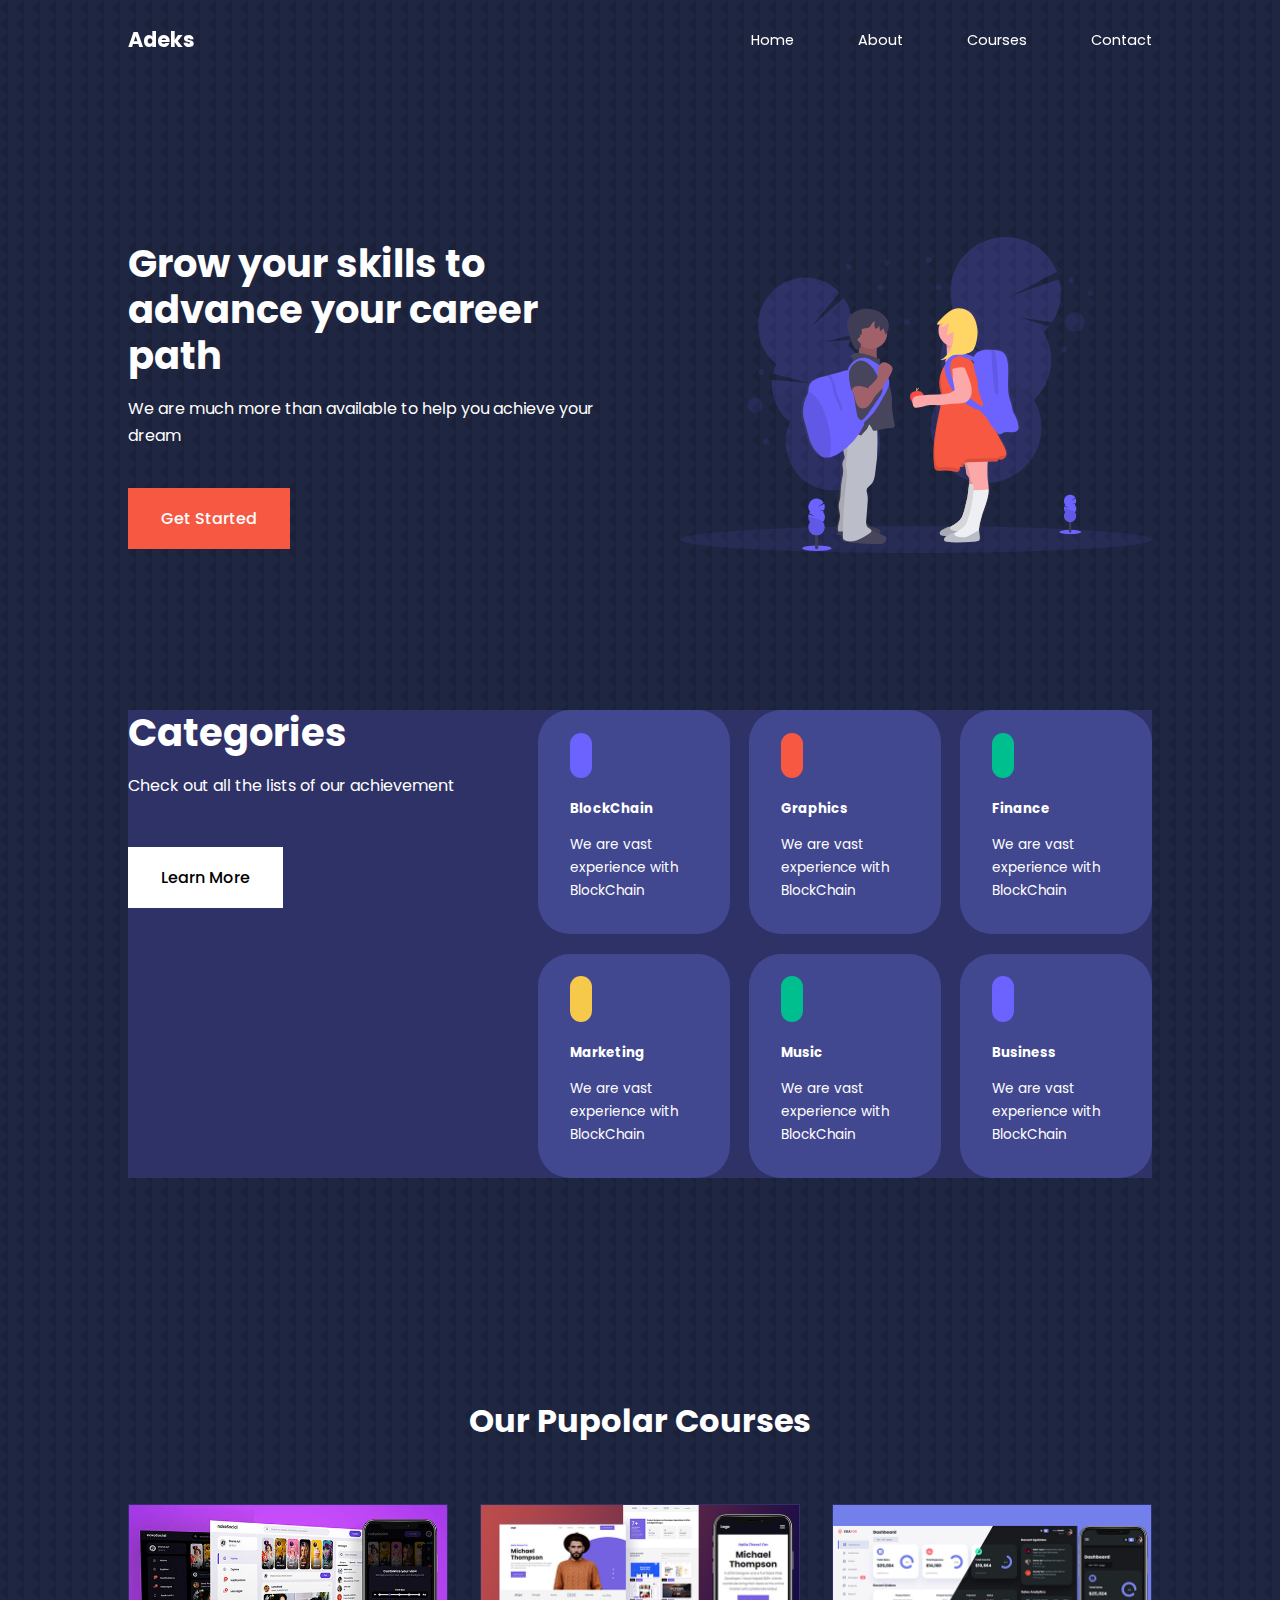
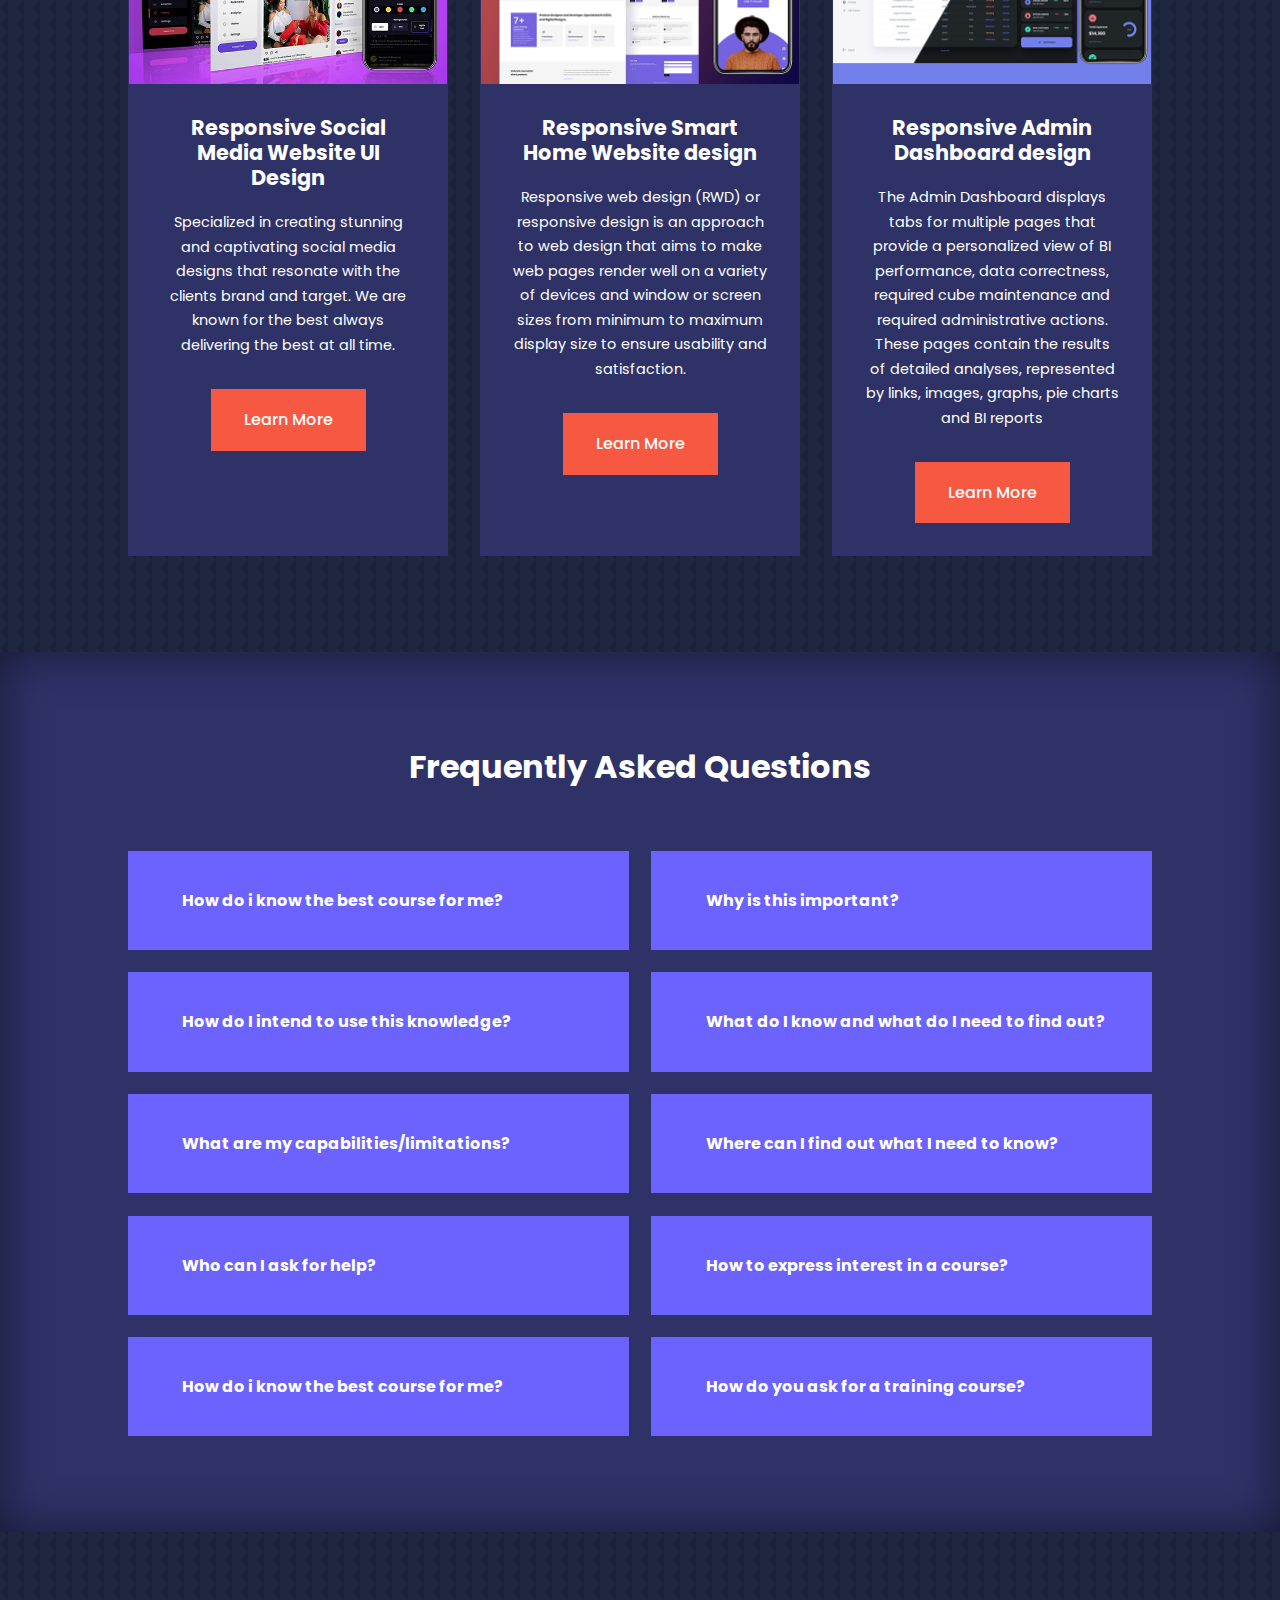
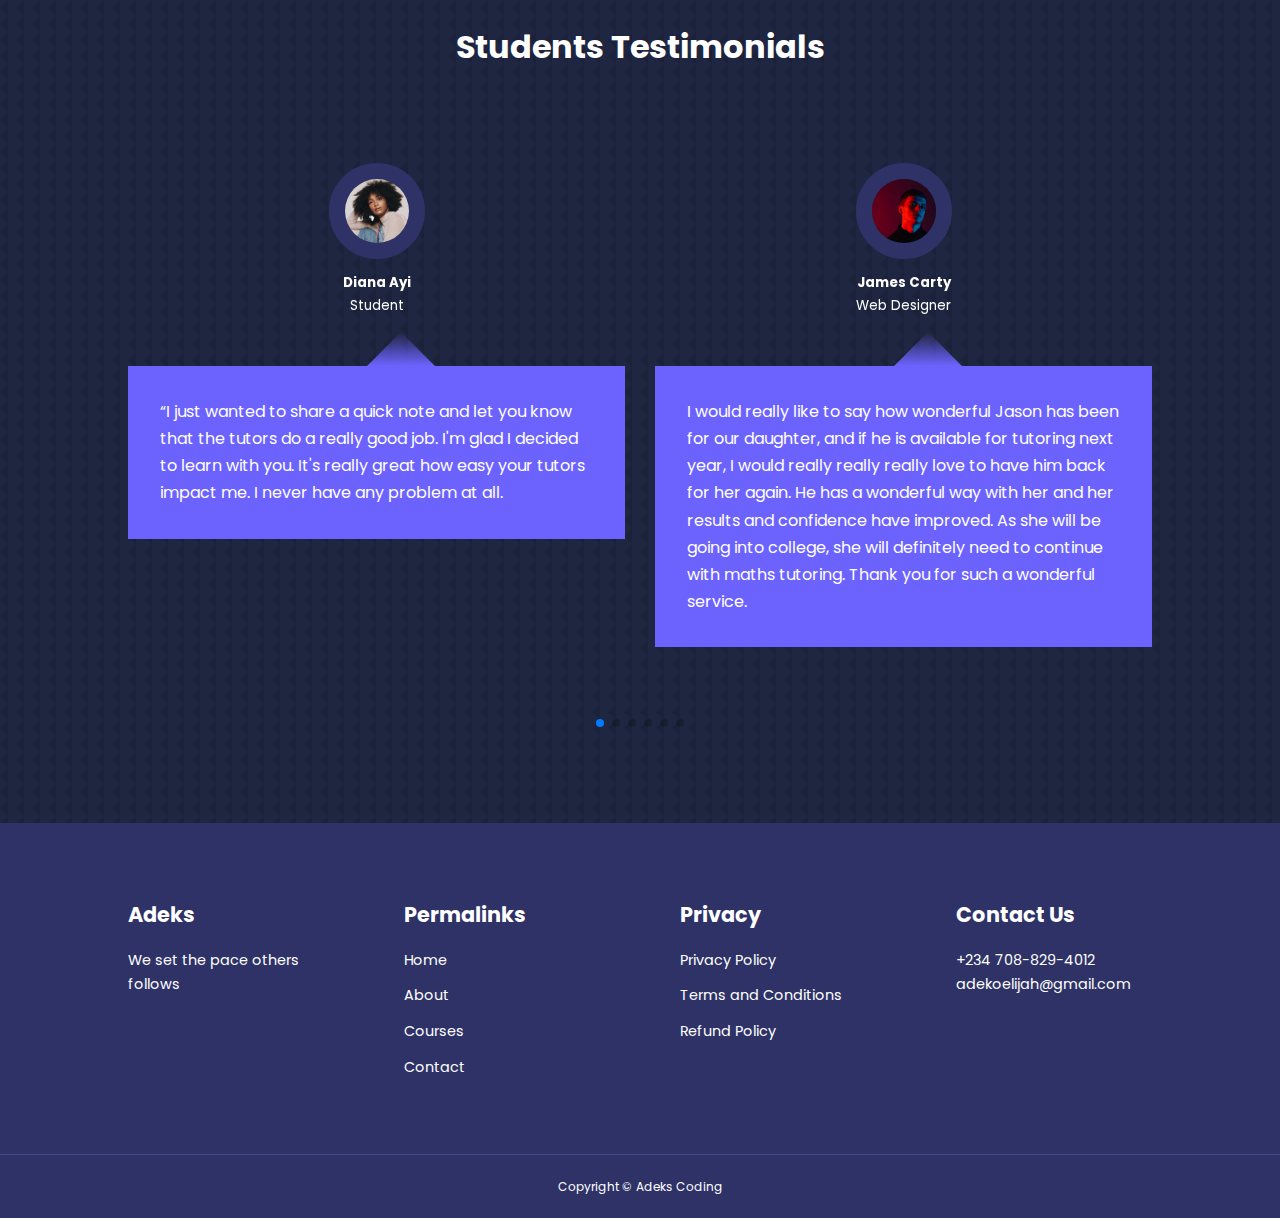
<file: index.html>
<!DOCTYPE html>
<html lang="en">
<head>
    <meta charset="UTF-8">
    <meta name="viewport" content="width=device-width, initial-scale=1.0">
    <title>Responsive multipage Education website create by Adeks using html, css $ Js</title>


    <!--  swiperjs.com  -->
   <link
   rel="stylesheet" href="https://cdn.jsdelivr.net/npm/swiper@10/swiper-bundle.min.css"/>
    <link rel="stylesheet" href="../css/index.css">

 <!--    iconscout cdn -->
    <link rel="stylesheet" href="https://unicons.iconscout.com/release/v4.0.8/css/line.css">
    <style>
        body{
            background-image: url(../images\ 2/bg-texture.png);
        }
    </style>


   

</head>




 
<body>
    <nav>
        <div class="container nav__container">
            <a href="index.html"><h4>Adeks</h4></a>
            <ul class="nav__menu">
                <li><a href="index.html">Home</a></li>
                <li><a href="about.html">About</a></li>
                <li><a href="course.html">Courses</a></li>
                <li><a href="contact.html">Contact</a></li>
            </ul>
            <button id="open-menu-btn"><i class="uil uil-bars"></i></button>
            <button id="close-menu-btn"><i class="uil uil-multiply"></i></button>
        </div>
    </nav>

   <!--  End of navbar -->

   <header>
    <div class="container header__container">
        <div class="header__left">
            <h1>Grow your skills to advance your career path</h1>
            <p>We are much more than available to help you achieve your dream</p>
            <a href="course.html" class="btn btn-primary">Get Started</a>

        </div>
        <div class="header__right">
            <div class="header__right-image">
                <img src="../images 2/header.svg" alt="header image">
            </div>

        </div>
    </div>
   </header>

   <!-- End of header -->

   <secion class=".categories">
    <div class="container categories__container">
        <div class="categories__left">
            <h1>Categories</h1>
            <p>Check out all the lists of our achievement</p>
            <a href="#" class="btn">Learn More</a>

        </div>
        <div class="categories__right">
            <article class="category">
                <span class="category__icon"><i class="uil uil-bitcoin-circle"></i></span>
                    <h5>BlockChain</h5>
                    <p>We are vast experience with BlockChain</p>
            </article>

            <article class="category">
                <span class="category__icon"><i class="uil uil-palette"></i></span>
                    <h5>Graphics</h5>
                    <p>We are vast experience with BlockChain</p>
            </article>

            <article class="category">
                <span class="category__icon"><i class="uil uil-usd-circle"></i></span>
                    <h5>Finance</h5>
                    <p>We are vast experience with BlockChain</p>
            </article>

            <article class="category">
                <span class="category__icon"><i class="uil uil-megaphone"></i></span>
                    <h5>Marketing</h5>
                    <p>We are vast experience with BlockChain</p>
            </article>

            <article class="category">
                <span class="category__icon"><i class="uil uil-music"></i></span>
                    <h5>Music</h5>
                    <p>We are vast experience with BlockChain</p>
            </article>
            <article class="category">
                <span class="category__icon"><i class="uil uil-puzzle-piece"></i></span>
                    <h5>Business</h5>
                    <p>We are vast experience with BlockChain</p>
            </article>
        </div>
    </div>
   </secion>
   <!-- End of categories -->
   <section class="courses">
    <h2>Our Pupolar Courses</h2>
    <div class="container course__container">
        <article class="course">
            <div class="course__image">
                <img src="../images 2/course1.jpg" alt="">
            </div>
            <div class="course__info">
                <h4>Responsive Social Media Website UI Design </h4>
                <p>Specialized in creating stunning and captivating social media designs that resonate with the clients brand and target.
                    We are known for the best always delivering the best at all time.
                </p>
                <a href="course.html" class="btn btn-primary">Learn More</a>
            </div>
            
        </article>

        <article class="course">
            <div class="course__image">
                <img src="../images 2/course2.jpg" alt="">
            </div>
            <div class="course__info">
                <h4>Responsive Smart Home Website design </h4>
                <p>Responsive web design (RWD) or responsive design is an
                     approach to web design that aims to make web pages render
                      well on a variety of devices and window or screen sizes 
                      from minimum to maximum display size to ensure usability and satisfaction.</p>
                <a href="course.html" class="btn btn-primary">Learn More</a>
            </div>
        </article>

        <article class="course">
            <div class="course__image">
                <img src="../images 2/course3.jpg" alt="">
            </div>
            <div class="course__info">
                <h4>Responsive Admin Dashboard design</h4>
                <p> The Admin Dashboard displays tabs for multiple pages 
                    that provide a personalized view of BI performance,
                     data correctness, required cube maintenance and 
                     required administrative actions. These pages contain the 
                     results of detailed analyses, represented by links,
                     images, graphs, pie charts and BI reports</p>
                <a href="course.html" class="btn btn-primary">Learn More</a>
            </div>
        </article>
    </div>
   </section>

  <!--  end of the courses -->
   


  <section class="freqs">
    <h2>Frequently Asked Questions</h2>
    <div class="container faqs__container">
        <article class="faq">
            <div class="faq__icon"><i class="uil uil-plus"></i></div>
            <div class="question__answer">
                <h4>How do i know the best course for me?</h4>
                <p>
                    Compare course outlines and studying facilities between universities to make sure you make the right 
                    choice for your educational needs and preferences. If possible, visit the university and attend some of the lectures to
                     get a feeling of what some of the subjects will be like. Decide on your course duration.</p>
            </div>
        </article>

        <article class="faq">
            <div class="faq__icon"><i class="uil uil-plus"></i></div>
            <div class="question__answer">
                <h4>Why is this important? </h4>
                <p>Increased skills and knowledge: Professional courses 
                    can help you learn new skills and knowledge that are in high demand
                     by employers. Improved resume: A professional course can 
                    add value to your resume and make you stand out from other candidates</p>
            </div>
        </article>

        <article class="faq">
            <div class="faq__icon"><i class="uil uil-plus"></i></div>
            <div class="question__answer">
                <h4>How do I intend to use this knowledge?</h4>
                <p>Plan and Strategize: Develop a plan or strategy for applying your knowledge. 
                    Consider the steps, resources, and tools required. Practice: For many types of knowledge,
                     practice is essential. Whether it's a new skill or a problem-solving approach, hands-on experience helps solidify your understanding</p>
            </div>
        </article>

        <article class="faq">
            <div class="faq__icon"><i class="uil uil-plus"></i></div>
            <div class="question__answer">
                <h4>What do I know and what do I need to find out?</h4>
                <p>Your strengths and goals. Spend some time to reflect on your interests and skills. ...
                    Research. Create a list of courses to explore and research each course. ...
                    Career opportunities. There is little point in doing a course unless 
                    it sets you up for a successful and fulfilling career. </p>
            </div>
        </article>

        <article class="faq">
            <div class="faq__icon"><i class="uil uil-plus"></i></div>
            <div class="question__answer">
                <h4>What are my capabilities/limitations? </h4>
                <p>For example, if you know one of your limits is that you need a break every three or four hours of work, and you have to work a full day without breaks, 
                    you will know it is legitimate to feel exhausted</p>
            </div>
        </article>

        <article class="faq">
            <div class="faq__icon"><i class="uil uil-plus"></i></div>
            <div class="question__answer">
                <h4>Where can I find out what I need to know?</h4>
                <p>Its right here !</p>
            </div>
        </article>

        <article class="faq">
            <div class="faq__icon"><i class="uil uil-plus"></i></div>
            <div class="question__answer">
                <h4>Who can I ask for help?</h4>
                <p>Consult the admin </p>
            </div>
        </article>
        <article class="faq">
            <div class="faq__icon"><i class="uil uil-plus"></i></div>
            <div class="question__answer">
                <h4>How to express interest in a course?</h4>
                <p>It should be a concise but honest summary of why you want to study a certain course and the most relevant things that you have
                     done that demonstrate this interest. Studying at university is much more independent and so they want to see that
                     you enjoy the subject enough to motivate yourself to do the work!</p>
            </div>
        </article>

        <article class="faq">
            <div class="faq__icon"><i class="uil uil-plus"></i></div>
            <div class="question__answer">
                <h4>How do i know the best course for me?</h4>
                <p> am very interested in pursuing a degree in [Field of Study] and believe that [Name of Program] would be the perfect fit for me. I would greatly appreciate if you could provide me with 
                    more information about the program, including the course offerings and any requirements for admission</p>
            </div>
        </article>

        <article class="faq">
            <div class="faq__icon"><i class="uil uil-plus"></i></div>
            <div class="question__answer">
                <h4>How do you ask for a training course?</h4>
                <p>6 Tips for Writing a Great Professional Development and Training Request
                    Base Your Justification Around Something Tangible. ...
                    Cite Case Studies and Testimonials to Support Your Selection. ...
                    Circle Back to Your Company's Core Values. ...
                    Prempetively Get More Information. ...
                    If Your Request Gets Rejected, Reformulate It and Try Again.</p>
            </div>
        </article>
    </div>
  </section>

<!-- End of the frequently asked question -->


<section class="container testimonials__container mySwiper">
    <h2>Students Testimonials</h2>
    <div class="swiper-wrapper">
        <article class="testimonial swiper-slide">
            <img src="../images 2/avatar1.jpg" alt="">
            <div class="testimonial__info">
                <h5>Diana Ayi</h5>
                <small>Student</small>
            </div>
            <div class="testimonial__body">
                <p>“I just wanted to share a quick note and let you know that the tutors do a really good job. I'm glad I decided to learn with you. It's really great how easy your tutors impact me. I never have any problem at all.</p>
            </div>
        </article>

        <article class="testimonial swiper-slide">
            <img src="../images 2/avatar2.jpg" alt="">
            <div class="testimonial__info">
                <h5>James Carty</h5>
                <small>Web Designer</small>
            </div>
            <div class="testimonial__body">
                <p>I would really like to say how wonderful Jason has been for our daughter, and if he is available for tutoring next year, I would really really really love to have him back for her again. He has a wonderful way with her and her results and confidence have improved. As she will be going into college, she will definitely need to continue with maths tutoring. Thank you for such a wonderful service.

                </p>
            </div>
        </article>

        <article class="testimonial swiper-slide">
            <img src="../images 2/avatar3.jpg" alt="">
            <div class="testimonial__info">
                <h5>Robert Hook</h5>
                <small>Web Developer</small>
            </div>
            <div class="testimonial__body">
                <p>“Your commitment to teaching is very clearly evident,
                     your passion shines through. My daughter was literally so happy and buzzing in sessions! You brought out the best in her ..</p>
            </div>
        </article>
        <article class="testimonial swiper-slide">
            <img src="../images 2/avatar4.jpg" alt="">
            <div class="testimonial__info">
                <h5>Sanni Dam</h5>
                <small>Project Manager</small>
            </div>
            <div class="testimonial__body">
                <p>Our daughter’s grades improved grades dramatically, she has so much more confidence and it is amazing the difference 
                    tutoring can make. It has been such a positive experience that next year they will be coming back to us for a Math’s tutor for younger daughter.</p>
            </div>
        </article>

        <article class="testimonial swiper-slide">
            <img src="../images 2/avatar5.jpg" alt="">
            <div class="testimonial__info">
                <h5>Jane Rose</h5>
                <small>Product Analyst</small>
            </div>
            <div class="testimonial__body">
                <p>Kim been very helpful, she was able to identify his difficulty
                     crafting essays. He did try to two other tutors with another agency initially who weren’t able to assist him, so she has definitely done well in engaging him. Thanks to Adeks for doing your best!</p>
            </div>
        </article>

        <article class="testimonial swiper-slide">
            <img src="../images 2/avatar6.jpg" alt="">
            <div class="testimonial__info">
                <h5>Queen Bee</h5>
                <small>Email Marketer</small>
            </div>
            <div class="testimonial__body">
                <p>I’d like to take this opportunity to thank you all at “Tutoring For Excellence”. Rachel received a very friendly 
                    and outstanding tutoring service from Josh. I will have no hesitation in recommending your services and possible use this service in the future for my younger daughter. Thank you.</p>
            </div>
        </article>

        <article class="testimonial swiper-slide">
            <img src="../images 2/avatar7.jpg" alt="">
            <div class="testimonial__info">
                <h5>Loveth Capril</h5>
                <small>Student</small>
            </div>
            <div class="testimonial__body">
                <p>Terry has been a fantastic patient and thorough maths tutor and I would strongly recommend him to other students.

                </p>
            </div>
        </article>
    </div>
    <div class="swiper-pagination"></div>
</section>

<!-- footer section start -->
<footer>
    <div class="container footer__container">
        <div class="footer__1">
            <a href="index.html" class="footer__logo"><h4>Adeks</h4></a>
            <p>We set the pace others follows </p>
        </div>

        <div class="footer__2">
            <h4>Permalinks</h4>
            <ul class="permalinks">
                <li><a href="index.html">Home</a></li>
                <li><a href="about.html">About</a></li>
                <li><a href="course.html">Courses</a></li>
                <li><a href="contact.html">Contact</a></li>
            </ul>
        </div>
        <div class="footer__3">
            <h4>Privacy</h4>
            <ul class="privacy">
                <li><a href="#">Privacy Policy</a></li>
                <li><a href="#">Terms and Conditions</a></li>
                <li><a href="#">Refund Policy</a></li>
            </ul>
        </div>
        <div class="footer__4">
            <h4>Contact Us</h4>
            <div>
                <p>+234 708-829-4012</p>
                <p>adekoelijah@gmail.com</p>
            </div>
            <ul class="footer__socials">
                <li>
                    <a href="#"><i class="uil uil-facebook-f"></i></a>
                </li>
                <li>
                    <a href="#"><i class="uil uil-instagram-alt"></i></a>
                </li>
                <li>
                    <a href="#"><i class="uil uil-twitter"></i></a>
                </li>
                <li>
                    <a href="#"><i class="uil uil-linkedin-alt"></i></a>
                </li>
            </ul>
        </div>
    </div>
    <div class="footer__copywright">
        <small>Copyright &copy; Adeks Coding</small>
    </div>

    
</footer>



    <script src="https://cdn.jsdelivr.net/npm/swiper@10/swiper-bundle.min.js"></script>
    <script src="../main.js/main.js"></script>

    <script>
        var swiper = new Swiper(".mySwiper", {
        slidesPerView: 1,
        spaceBetween: 30,
        pagination: {
        el: ".swiper-pagination",
        clickable: true,
      },
       // when window width is >=600px
       breakpoints: {
        600: {
            slidesPerView: 2,
        }
    }
    });
    </script>
</body>
</html>
</file>
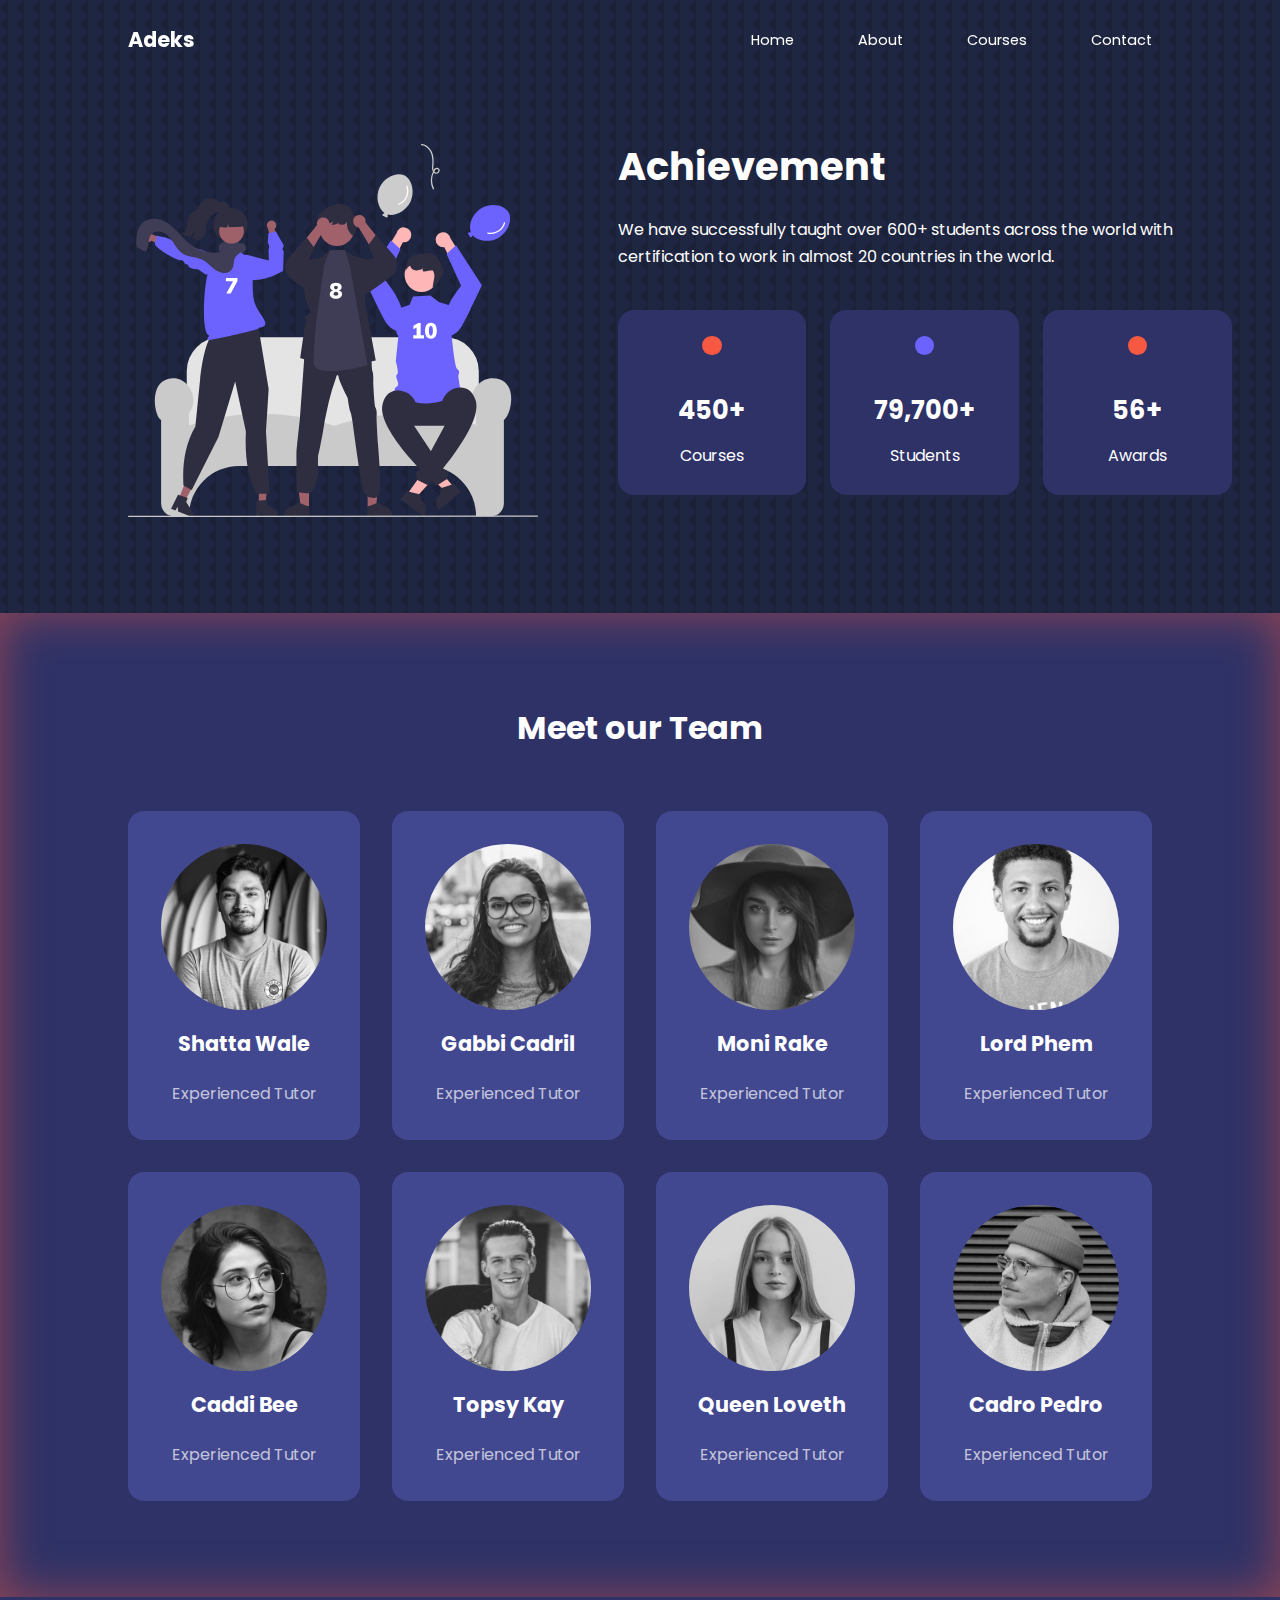
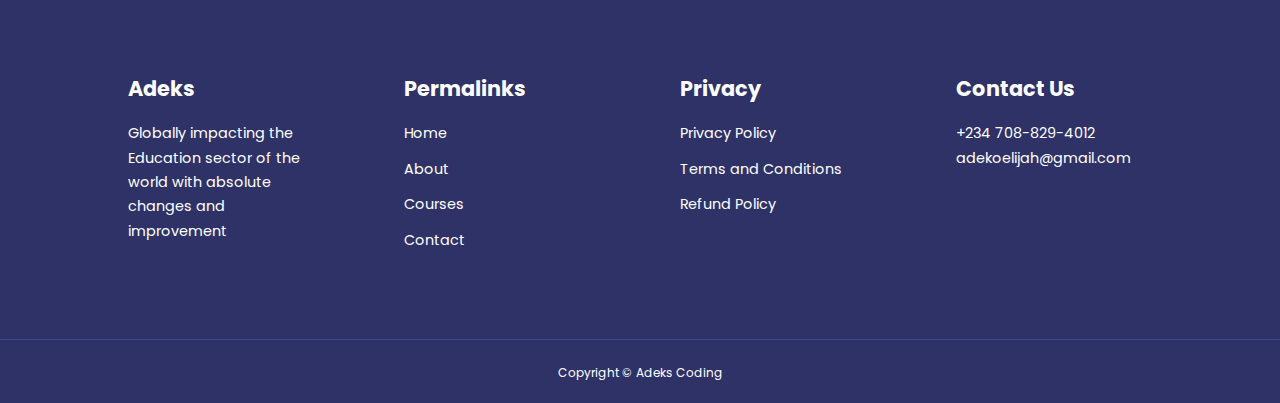
<file: about.html>
<!DOCTYPE html>
<html lang="en">
<head>
    <meta charset="UTF-8">
    <meta name="viewport" content="width=device-width, initial-scale=1.0">
    <title>Responsive multipage Education website create by Adeks using html, css $ Js</title>



    <link rel="stylesheet" href="index.css">
    <link rel="stylesheet" href="about.css">

 <!--    iconscout cdn -->
    <link rel="stylesheet" href="https://unicons.iconscout.com/release/v4.0.8/css/line.css">


    <style>
        body{
            background-image: url(/images\ 2/bg-texture.png);
        }
    </style>

</head>




 
<body>
    <nav>
        <div class="container nav__container">
            <a href="index.html"><h4>Adeks</h4></a>
            <ul class="nav__menu">
                <li><a href="index.html">Home</a></li>
                <li><a href="about.html">About</a></li>
                <li><a href="course.html">Courses</a></li>
                <li><a href="contact.html">Contact</a></li>
            </ul>
            <button id="open-menu-btn"><i class="uil uil-bars"></i></button>
            <button id="close-menu-btn"><i class="uil uil-multiply"></i></button>
        </div>
    </nav>

   <!--  End of navbar -->


   <!-- achievement section -->
   <section class="about__achievement">
    <div class="container about__achievement-container">
        <div class="about__achievement-left">
            <img src="images 2/about achievements.svg" alt="">
        </div>

        <div class="about__achievement-right">
            <h1>Achievement</h1>
            <p>We have successfully taught over 600+ students across the world with certification to work 
                in almost 20 countries in the world.</p>
            <div class="achievement__cards">
                <article class="achievement__card">
                    <span class="achievement-icon"><i class="uil uil-video"></i></span>
                    <h3>450+</h3>
                    <p>Courses</p>
                </article>

                <article class="achievement__card">
                    <span class="achievement-icon"><i class="uil uil-user"></i></span>
                    <h3>79,700+</h3>
                    <p>Students</p>
                </article>

                <article class="achievement__card">
                    <span class="achievement-icon"><i class="uil uil-trophy"></i></span>
                    <h3>56+</h3>
                    <p>Awards</p>
                </article>
            </div>
        </div>
    </div>
   </section>

   <!-- End of achievement -->


   <section class="team">
    <h2>Meet our Team</h2>
    <div class="container team__container">
        <article class="team__member">
            <div class="team__member-image">
                <img src="images 2/tm1.jpg" alt="">
            </div>
            <div class="team__member-info">
                <h4>Shatta Wale</h4>
                <p>Experienced Tutor</p>
            </div>
            <div class="team__member-socials">
                <a href="https://instagram.com" target="_blank"><i class="uil uil-instagram-alt"></i></a>
                <a href="https://twitter.com" target="_blank"><i class="uil uil-twitter"></i></a>
                <a href="https://linkedin.com" target="_blank"><i class="uil uil-linkedin"></i></a>
            </div>
        </article>

        <article class="team__member">
            <div class="team__member-image">
                <img src="images 2/tm2.jpg" alt="">
            </div>
            <div class="team__member-info">
                <h4>Gabbi Cadril</h4>
                <p>Experienced Tutor</p>
            </div>
            <div class="team__member-socials">
                <a href="https://instagram.com" target="_blank"><i class="uil uil-instagram-alt"></i></a>
                <a href="https://twitter.com" target="_blank"><i class="uil uil-twitter"></i></a>
                <a href="https://linkedin.com" target="_blank"><i class="uil uil-linkedin"></i></a>
            </div>
        </article>

        <article class="team__member">
            <div class="team__member-image">
                <img src="images 2/tm3.jpg" alt="">
            </div>
            <div class="team__member-info">
                <h4>Moni Rake</h4>
                <p>Experienced Tutor</p>
            </div>
            <div class="team__member-socials">
                <a href="https://instagram.com" target="_blank"><i class="uil uil-instagram-alt"></i></a>
                <a href="https://twitter.com" target="_blank"><i class="uil uil-twitter"></i></a>
                <a href="https://linkedin.com" target="_blank"><i class="uil uil-linkedin"></i></a>
            </div>
        </article>

        <article class="team__member">
            <div class="team__member-image">
                <img src="images 2/tm4.jpg" alt="">
            </div>
            <div class="team__member-info">
                <h4>Lord Phem</h4>
                <p>Experienced Tutor</p>
            </div>
            <div class="team__member-socials">
                <a href="https://instagram.com" target="_blank"><i class="uil uil-instagram-alt"></i></a>
                <a href="https://twitter.com" target="_blank"><i class="uil uil-twitter"></i></a>
                <a href="https://linkedin.com" target="_blank"><i class="uil uil-linkedin"></i></a>
            </div>
        </article>

        <article class="team__member">
            <div class="team__member-image">
                <img src="images 2/tm5.jpg" alt="">
            </div>
            <div class="team__member-info">
                <h4>Caddi Bee</h4>
                <p>Experienced Tutor</p>
            </div>
            <div class="team__member-socials">
                <a href="https://instagram.com" target="_blank"><i class="uil uil-instagram-alt"></i></a>
                <a href="https://twitter.com" target="_blank"><i class="uil uil-twitter"></i></a>
                <a href="https://linkedin.com" target="_blank"><i class="uil uil-linkedin"></i></a>
            </div>
        </article>

        <article class="team__member">
            <div class="team__member-image">
                <img src="images 2/tm6.jpg" alt="">
            </div>
            <div class="team__member-info">
                <h4>Topsy Kay</h4>
                <p>Experienced Tutor</p>
            </div>
            <div class="team__member-socials">
                <a href="https://instagram.com" target="_blank"><i class="uil uil-instagram-alt"></i></a>
                <a href="https://twitter.com" target="_blank"><i class="uil uil-twitter"></i></a>
                <a href="https://linkedin.com" target="_blank"><i class="uil uil-linkedin"></i></a>
            </div>
        </article>

        <article class="team__member">
            <div class="team__member-image">
                <img src="images 2/tm7.jpg" alt="">
            </div>
            <div class="team__member-info">
                <h4>Queen Loveth</h4>
                <p>Experienced Tutor</p>
            </div>
            <div class="team__member-socials">
                <a href="https://instagram.com" target="_blank"><i class="uil uil-instagram-alt"></i></a>
                <a href="https://twitter.com" target="_blank"><i class="uil uil-twitter"></i></a>
                <a href="https://linkedin.com" target="_blank"><i class="uil uil-linkedin"></i></a>
            </div>
        </article>

        <article class="team__member">
            <div class="team__member-image">
                <img src="images 2/tm8.jpg" alt="">
            </div>
            <div class="team__member-info">
                <h4>Cadro Pedro</h4>
                <p>Experienced Tutor</p>
            </div>
            <div class="team__member-socials">
                <a href="https://instagram.com" target="_blank"><i class="uil uil-instagram-alt"></i></a>
                <a href="https://twitter.com" target="_blank"><i class="uil uil-twitter"></i></a>
                <a href="https://linkedin.com" target="_blank"><i class="uil uil-linkedin"></i></a>
            </div>
        </article>
    </div>
   </section>










   <!-- footer section start -->
<footer>
    <div class="container footer__container">
        <div class="footer__1">
            <a href="index.html" class="footer__logo"><h4>Adeks</h4></a>
            <p>Globally impacting the Education sector of the world with absolute changes and improvement </p>
        </div>

        <div class="footer__2">
            <h4>Permalinks</h4>
            <ul class="permalinks">
                <li><a href="index.html">Home</a></li>
                <li><a href="about.html">About</a></li>
                <li><a href="course.html">Courses</a></li>
                <li><a href="contact.html">Contact</a></li>
            </ul>
        </div>
        <div class="footer__3">
            <h4>Privacy</h4>
            <ul class="privacy">
                <li><a href="#">Privacy Policy</a></li>
                <li><a href="#">Terms and Conditions</a></li>
                <li><a href="#">Refund Policy</a></li>
            </ul>
        </div>
        <div class="footer__4">
            <h4>Contact Us</h4>
            <div>
                <p>+234 708-829-4012</p>
                <p>adekoelijah@gmail.com</p>
            </div>
            <ul class="footer__socials">
                <li>
                    <a href="#"><i class="uil uil-facebook-f"></i></a>
                </li>
                <li>
                    <a href="#"><i class="uil uil-instagram-alt"></i></a>
                </li>
                <li>
                    <a href="#"><i class="uil uil-twitter"></i></a>
                </li>
                <li>
                    <a href="#"><i class="uil uil-linkedin-alt"></i></a>
                </li>
            </ul>
        </div>
    </div>
    <div class="footer__copywright">
        <small>Copyright &copy; Adeks Coding</small>
    </div>

    
</footer>
    <script src="main.js/main.js"></script>
</body>
</html>
</file>
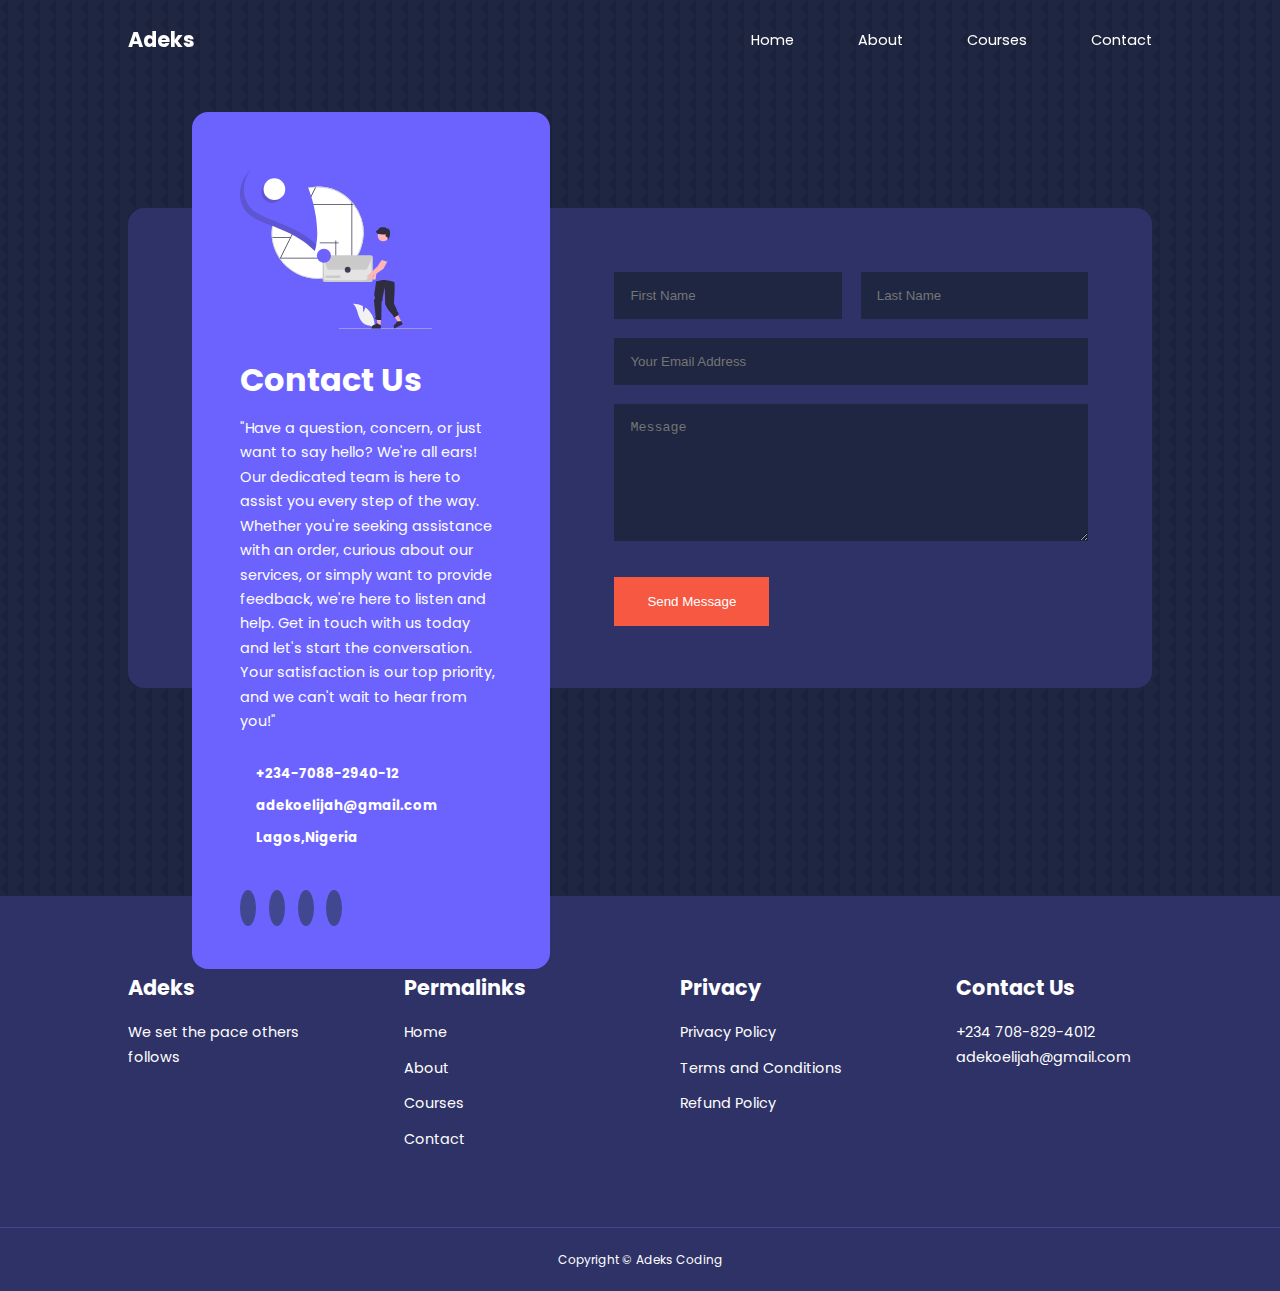
<file: contact.html>
<!DOCTYPE html>
<html lang="en">
<head>
    <meta charset="UTF-8">
    <meta name="viewport" content="width=device-width, initial-scale=1.0">
    <title>Responsive multipage Education website create by Adeks using html, css $ Js</title>


    <!--  swiperjs.com  -->
   <link
   rel="stylesheet" href="https://cdn.jsdelivr.net/npm/swiper@10/swiper-bundle.min.css"/>
    <link rel="stylesheet" href="index.css">
    <link rel="stylesheet" href="contact.css">

 <!--    iconscout cdn -->
    <link rel="stylesheet" href="https://unicons.iconscout.com/release/v4.0.8/css/line.css">
    <style>
        body{
            background-image: url(../images\ 2/bg-texture.png);
        }
    </style>


   

</head>




 
<body>
    <nav>
        <div class="container nav__container">
            <a href="index.html"><h4>Adeks</h4></a>
            <ul class="nav__menu">
                <li><a href="index.html">Home</a></li>
                <li><a href="about.html">About</a></li>
                <li><a href="course.html">Courses</a></li>
                <li><a href="contact.html">Contact</a></li>
            </ul>
            <button id="open-menu-btn"><i class="uil uil-bars"></i></button>
            <button id="close-menu-btn"><i class="uil uil-multiply"></i></button>
        </div>
    </nav>

   <!--  End of navbar -->
   <section class="contact">
    <div class="container contact__container">
        <aside class="contact__aside">
            <div class="aside__image">
                <img src="../images 2/contact.svg" alt="contact">
            </div>
            <h2>Contact Us</h2>
            <p>
                "Have a question, concern, or just want to say hello? We're all ears! Our dedicated team is here to assist you every step of the way. Whether you're seeking assistance with an order, curious about our services, or simply want to provide feedback, we're here to listen and help. Get in touch with us today and let's start the conversation. Your satisfaction is our top priority, and we can't wait to hear from you!"</p>

            <ul class="contact__details">
                <li>
                    <i class="uil uil-phone"></i>
                    <h5>+234-7088-2940-12</h5>
                </li>
                <li>
                    <i class="uil uil-envelopes"></i>
                    <h5>adekoelijah@gmail.com</h5>
                </li>
                <li>
                    <i class="uil uil-location-point"></i>
                    <h5>Lagos,Nigeria</h5>
                </li>
            </ul>
            <ul class="contact__socials">
                <li><a href="https://facebook.com"><i class="uil uil-facebook-f"></i></a></li>
                <li><a href="https://instagram.com"><i class="uil uil-instagram"></i></a></li>
                <li><a href="https://twitter.com"><i class="uil uil-twitter"></i></a></li>
                <li><a href="https://linkedin.com"><i class="uil uil-linkedin"></i></a></li>
            </ul>
        </aside>


        <form action="https://formspree.io/f/moqojbvy" method="POST" class="contact__form">
            <div class="form__name">
                <input type="text" name="First Name" placeholder="First Name" required>
                <input type="text" name="Last Name" placeholder="Last Name" required>
            </div>
            <input type="email" name="Email Address" placeholder="Your Email Address" required>
            <textarea name="Message" rows="7" placeholder="Message" required></textarea>
            <button type="submit" class="btn btn-primary">Send Message</button>
        </form>
    </div>
   </section>



















   <!-- footer section start -->
<footer>
    <div class="container footer__container">
        <div class="footer__1">
            <a href="index.html" class="footer__logo"><h4>Adeks</h4></a>
            <p>We set the pace others follows </p>
        </div>

        <div class="footer__2">
            <h4>Permalinks</h4>
            <ul class="permalinks">
                <li><a href="index.html">Home</a></li>
                <li><a href="about.html">About</a></li>
                <li><a href="course.html">Courses</a></li>
                <li><a href="contact.html">Contact</a></li>
            </ul>
        </div>
        <div class="footer__3">
            <h4>Privacy</h4>
            <ul class="privacy">
                <li><a href="#">Privacy Policy</a></li>
                <li><a href="#">Terms and Conditions</a></li>
                <li><a href="#">Refund Policy</a></li>
            </ul>
        </div>
        <div class="footer__4">
            <h4>Contact Us</h4>
            <div>
                <p>+234 708-829-4012</p>
                <p>adekoelijah@gmail.com</p>
            </div>
            <ul class="footer__socials">
                <li>
                    <a href="#"><i class="uil uil-facebook-f"></i></a>
                </li>
                <li>
                    <a href="#"><i class="uil uil-instagram-alt"></i></a>
                </li>
                <li>
                    <a href="#"><i class="uil uil-twitter"></i></a>
                </li>
                <li>
                    <a href="#"><i class="uil uil-linkedin-alt"></i></a>
                </li>
            </ul>
        </div>
    </div>
    <div class="footer__copywright">
        <small>Copyright &copy; Adeks Coding</small>
    </div>

    
</footer>



    <script src="https://cdn.jsdelivr.net/npm/swiper@10/swiper-bundle.min.js"></script>
    <script src="../main.js/main.js"></script>

    <script>
        var swiper = new Swiper(".mySwiper", {
        slidesPerView: 1,
        spaceBetween: 30,
        pagination: {
        el: ".swiper-pagination",
        clickable: true,
      },
       // when window width is >=600px
       breakpoints: {
        600: {
            slidesPerView: 2,
        }
    }
    });
    </script>
</body>
</html>
</file>
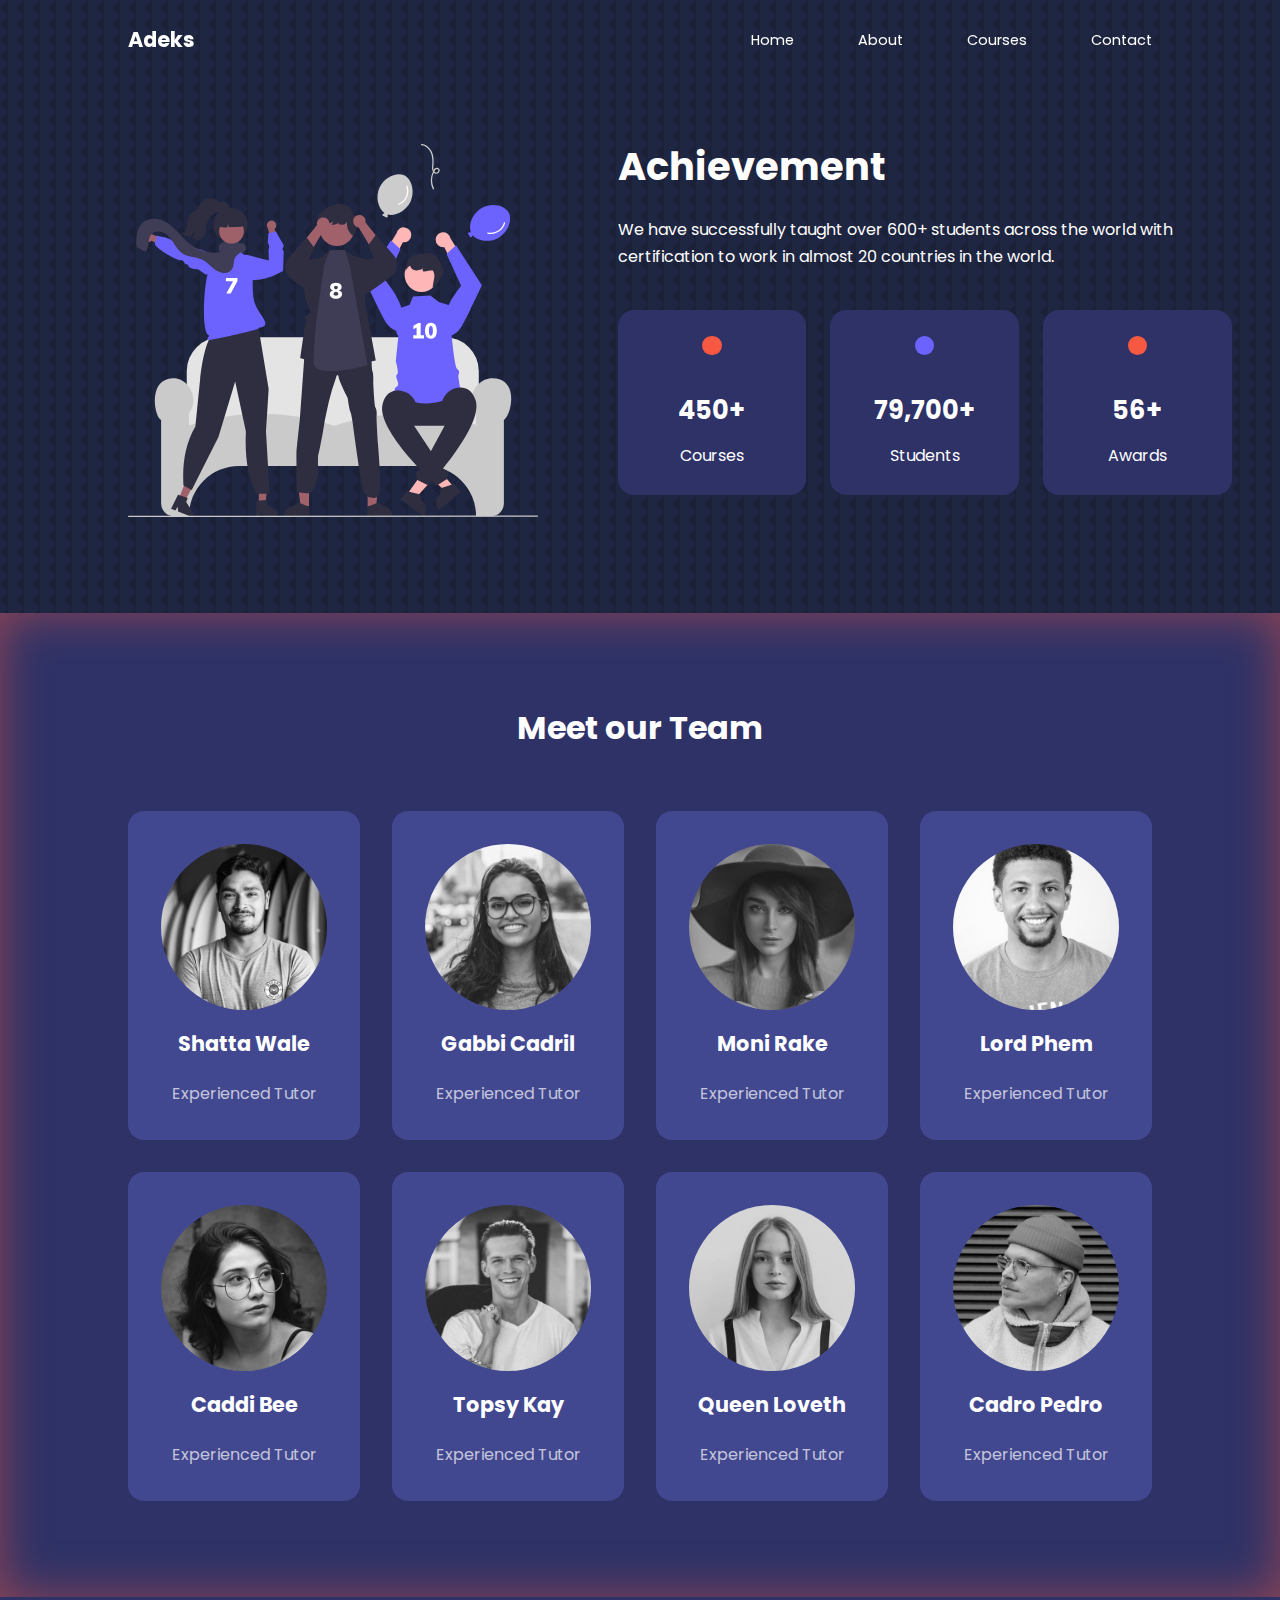
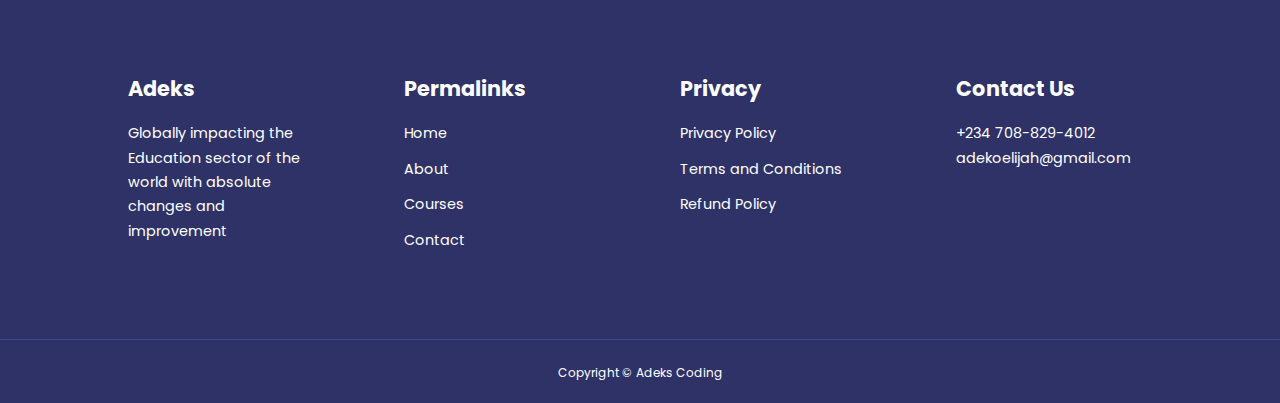
<file: about/about.html>
<!DOCTYPE html>
<html lang="en">
<head>
    <meta charset="UTF-8">
    <meta name="viewport" content="width=device-width, initial-scale=1.0">
    <title>Responsive multipage Education website create by Adeks using html, css $ Js</title>



    <link rel="stylesheet" href="../css/index.css">
    <link rel="stylesheet" href="../css/about.css">

 <!--    iconscout cdn -->
    <link rel="stylesheet" href="https://unicons.iconscout.com/release/v4.0.8/css/line.css">


    <style>
        body{
            background-image: url(../images\ 2/bg-texture.png);
        }
    </style>

</head>




 
<body>
    <nav>
        <div class="container nav__container">
            <a href="index.html"><h4>Adeks</h4></a>
            <ul class="nav__menu">
                <li><a href="index.html">Home</a></li>
                <li><a href="about.html">About</a></li>
                <li><a href="course.html">Courses</a></li>
                <li><a href="contact.html">Contact</a></li>
            </ul>
            <button id="open-menu-btn"><i class="uil uil-bars"></i></button>
            <button id="close-menu-btn"><i class="uil uil-multiply"></i></button>
        </div>
    </nav>

   <!--  End of navbar -->


   <!-- achievement section -->
   <section class="about__achievement">
    <div class="container about__achievement-container">
        <div class="about__achievement-left">
            <img src="../images 2/about achievements.svg" alt="">
        </div>

        <div class="about__achievement-right">
            <h1>Achievement</h1>
            <p>We have successfully taught over 600+ students across the world with certification to work 
                in almost 20 countries in the world.</p>
            <div class="achievement__cards">
                <article class="achievement__card">
                    <span class="achievement-icon"><i class="uil uil-video"></i></span>
                    <h3>450+</h3>
                    <p>Courses</p>
                </article>

                <article class="achievement__card">
                    <span class="achievement-icon"><i class="uil uil-user"></i></span>
                    <h3>79,700+</h3>
                    <p>Students</p>
                </article>

                <article class="achievement__card">
                    <span class="achievement-icon"><i class="uil uil-trophy"></i></span>
                    <h3>56+</h3>
                    <p>Awards</p>
                </article>
            </div>
        </div>
    </div>
   </section>

   <!-- End of achievement -->


   <section class="team">
    <h2>Meet our Team</h2>
    <div class="container team__container">
        <article class="team__member">
            <div class="team__member-image">
                <img src="../images 2/tm1.jpg" alt="">
            </div>
            <div class="team__member-info">
                <h4>Shatta Wale</h4>
                <p>Experienced Tutor</p>
            </div>
            <div class="team__member-socials">
                <a href="https://instagram.com" target="_blank"><i class="uil uil-instagram-alt"></i></a>
                <a href="https://twitter.com" target="_blank"><i class="uil uil-twitter"></i></a>
                <a href="https://linkedin.com" target="_blank"><i class="uil uil-linkedin"></i></a>
            </div>
        </article>

        <article class="team__member">
            <div class="team__member-image">
                <img src="../images 2/tm2.jpg" alt="">
            </div>
            <div class="team__member-info">
                <h4>Gabbi Cadril</h4>
                <p>Experienced Tutor</p>
            </div>
            <div class="team__member-socials">
                <a href="https://instagram.com" target="_blank"><i class="uil uil-instagram-alt"></i></a>
                <a href="https://twitter.com" target="_blank"><i class="uil uil-twitter"></i></a>
                <a href="https://linkedin.com" target="_blank"><i class="uil uil-linkedin"></i></a>
            </div>
        </article>

        <article class="team__member">
            <div class="team__member-image">
                <img src="../images 2/tm3.jpg" alt="">
            </div>
            <div class="team__member-info">
                <h4>Moni Rake</h4>
                <p>Experienced Tutor</p>
            </div>
            <div class="team__member-socials">
                <a href="https://instagram.com" target="_blank"><i class="uil uil-instagram-alt"></i></a>
                <a href="https://twitter.com" target="_blank"><i class="uil uil-twitter"></i></a>
                <a href="https://linkedin.com" target="_blank"><i class="uil uil-linkedin"></i></a>
            </div>
        </article>

        <article class="team__member">
            <div class="team__member-image">
                <img src="../images 2/tm4.jpg" alt="">
            </div>
            <div class="team__member-info">
                <h4>Lord Phem</h4>
                <p>Experienced Tutor</p>
            </div>
            <div class="team__member-socials">
                <a href="https://instagram.com" target="_blank"><i class="uil uil-instagram-alt"></i></a>
                <a href="https://twitter.com" target="_blank"><i class="uil uil-twitter"></i></a>
                <a href="https://linkedin.com" target="_blank"><i class="uil uil-linkedin"></i></a>
            </div>
        </article>

        <article class="team__member">
            <div class="team__member-image">
                <img src="../images 2/tm5.jpg" alt="">
            </div>
            <div class="team__member-info">
                <h4>Caddi Bee</h4>
                <p>Experienced Tutor</p>
            </div>
            <div class="team__member-socials">
                <a href="https://instagram.com" target="_blank"><i class="uil uil-instagram-alt"></i></a>
                <a href="https://twitter.com" target="_blank"><i class="uil uil-twitter"></i></a>
                <a href="https://linkedin.com" target="_blank"><i class="uil uil-linkedin"></i></a>
            </div>
        </article>

        <article class="team__member">
            <div class="team__member-image">
                <img src="../images 2/tm6.jpg" alt="">
            </div>
            <div class="team__member-info">
                <h4>Topsy Kay</h4>
                <p>Experienced Tutor</p>
            </div>
            <div class="team__member-socials">
                <a href="https://instagram.com" target="_blank"><i class="uil uil-instagram-alt"></i></a>
                <a href="https://twitter.com" target="_blank"><i class="uil uil-twitter"></i></a>
                <a href="https://linkedin.com" target="_blank"><i class="uil uil-linkedin"></i></a>
            </div>
        </article>

        <article class="team__member">
            <div class="team__member-image">
                <img src="../images 2/tm7.jpg" alt="">
            </div>
            <div class="team__member-info">
                <h4>Queen Loveth</h4>
                <p>Experienced Tutor</p>
            </div>
            <div class="team__member-socials">
                <a href="https://instagram.com" target="_blank"><i class="uil uil-instagram-alt"></i></a>
                <a href="https://twitter.com" target="_blank"><i class="uil uil-twitter"></i></a>
                <a href="https://linkedin.com" target="_blank"><i class="uil uil-linkedin"></i></a>
            </div>
        </article>

        <article class="team__member">
            <div class="team__member-image">
                <img src="../images 2/tm8.jpg" alt="">
            </div>
            <div class="team__member-info">
                <h4>Cadro Pedro</h4>
                <p>Experienced Tutor</p>
            </div>
            <div class="team__member-socials">
                <a href="https://instagram.com" target="_blank"><i class="uil uil-instagram-alt"></i></a>
                <a href="https://twitter.com" target="_blank"><i class="uil uil-twitter"></i></a>
                <a href="https://linkedin.com" target="_blank"><i class="uil uil-linkedin"></i></a>
            </div>
        </article>
    </div>
   </section>










   <!-- footer section start -->
<footer>
    <div class="container footer__container">
        <div class="footer__1">
            <a href="index.html" class="footer__logo"><h4>Adeks</h4></a>
            <p>Globally impacting the Education sector of the world with absolute changes and improvement </p>
        </div>

        <div class="footer__2">
            <h4>Permalinks</h4>
            <ul class="permalinks">
                <li><a href="index.html">Home</a></li>
                <li><a href="about.html">About</a></li>
                <li><a href="course.html">Courses</a></li>
                <li><a href="contact.html">Contact</a></li>
            </ul>
        </div>
        <div class="footer__3">
            <h4>Privacy</h4>
            <ul class="privacy">
                <li><a href="#">Privacy Policy</a></li>
                <li><a href="#">Terms and Conditions</a></li>
                <li><a href="#">Refund Policy</a></li>
            </ul>
        </div>
        <div class="footer__4">
            <h4>Contact Us</h4>
            <div>
                <p>+234 708-829-4012</p>
                <p>adekoelijah@gmail.com</p>
            </div>
            <ul class="footer__socials">
                <li>
                    <a href="#"><i class="uil uil-facebook-f"></i></a>
                </li>
                <li>
                    <a href="#"><i class="uil uil-instagram-alt"></i></a>
                </li>
                <li>
                    <a href="#"><i class="uil uil-twitter"></i></a>
                </li>
                <li>
                    <a href="#"><i class="uil uil-linkedin-alt"></i></a>
                </li>
            </ul>
        </div>
    </div>
    <div class="footer__copywright">
        <small>Copyright &copy; Adeks Coding</small>
    </div>

    
</footer>
    <script src="../main.js/main.js"></script>
</body>
</html>
</file>
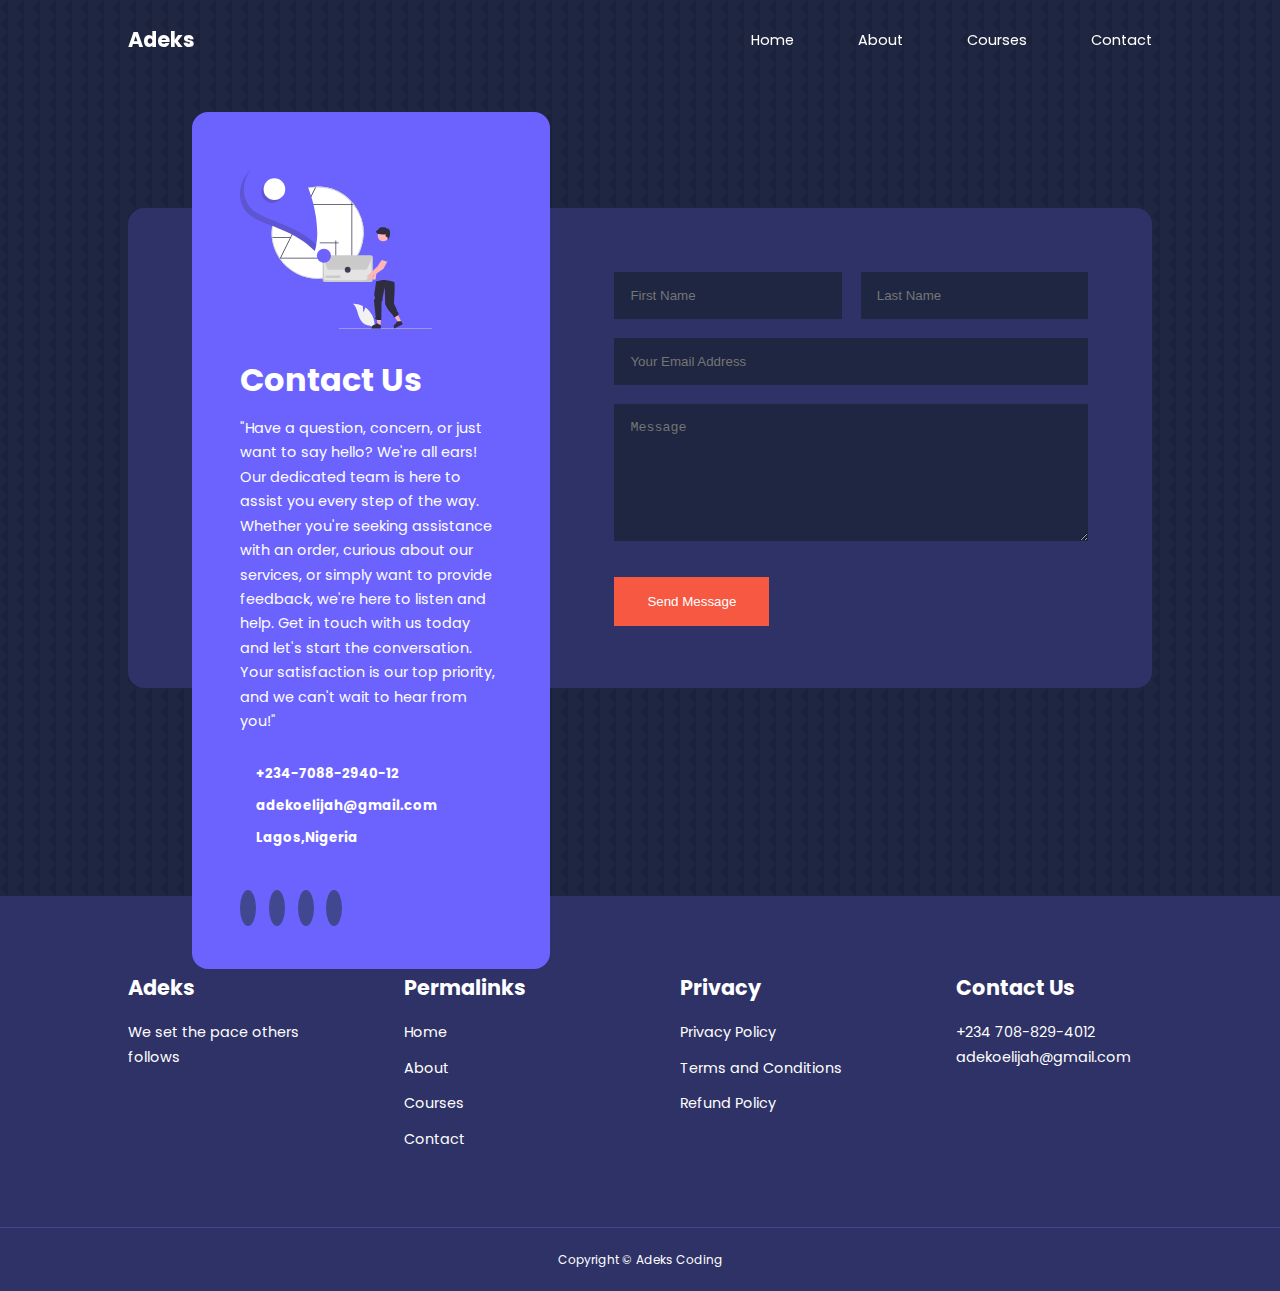
<file: components/contact.html>
<!DOCTYPE html>
<html lang="en">
<head>
    <meta charset="UTF-8">
    <meta name="viewport" content="width=device-width, initial-scale=1.0">
    <title>Responsive multipage Education website create by Adeks using html, css $ Js</title>


    <!--  swiperjs.com  -->
   <link
   rel="stylesheet" href="https://cdn.jsdelivr.net/npm/swiper@10/swiper-bundle.min.css"/>
    <link rel="stylesheet" href="../css/index.css">
    <link rel="stylesheet" href="../css/contact.css">

 <!--    iconscout cdn -->
    <link rel="stylesheet" href="https://unicons.iconscout.com/release/v4.0.8/css/line.css">
    <style>
        body{
            background-image: url(../images\ 2/bg-texture.png);
        }
    </style>


   

</head>




 
<body>
    <nav>
        <div class="container nav__container">
            <a href="index.html"><h4>Adeks</h4></a>
            <ul class="nav__menu">
                <li><a href="index.html">Home</a></li>
                <li><a href="about.html">About</a></li>
                <li><a href="course.html">Courses</a></li>
                <li><a href="contact.html">Contact</a></li>
            </ul>
            <button id="open-menu-btn"><i class="uil uil-bars"></i></button>
            <button id="close-menu-btn"><i class="uil uil-multiply"></i></button>
        </div>
    </nav>

   <!--  End of navbar -->
   <section class="contact">
    <div class="container contact__container">
        <aside class="contact__aside">
            <div class="aside__image">
                <img src="../images 2/contact.svg" alt="contact">
            </div>
            <h2>Contact Us</h2>
            <p>
                "Have a question, concern, or just want to say hello? We're all ears! Our dedicated team is here to assist you every step of the way. Whether you're seeking assistance with an order, curious about our services, or simply want to provide feedback, we're here to listen and help. Get in touch with us today and let's start the conversation. Your satisfaction is our top priority, and we can't wait to hear from you!"</p>

            <ul class="contact__details">
                <li>
                    <i class="uil uil-phone"></i>
                    <h5>+234-7088-2940-12</h5>
                </li>
                <li>
                    <i class="uil uil-envelopes"></i>
                    <h5>adekoelijah@gmail.com</h5>
                </li>
                <li>
                    <i class="uil uil-location-point"></i>
                    <h5>Lagos,Nigeria</h5>
                </li>
            </ul>
            <ul class="contact__socials">
                <li><a href="https://facebook.com"><i class="uil uil-facebook-f"></i></a></li>
                <li><a href="https://instagram.com"><i class="uil uil-instagram"></i></a></li>
                <li><a href="https://twitter.com"><i class="uil uil-twitter"></i></a></li>
                <li><a href="https://linkedin.com"><i class="uil uil-linkedin"></i></a></li>
            </ul>
        </aside>


        <form action="https://formspree.io/f/moqojbvy" method="POST" class="contact__form">
            <div class="form__name">
                <input type="text" name="First Name" placeholder="First Name" required>
                <input type="text" name="Last Name" placeholder="Last Name" required>
            </div>
            <input type="email" name="Email Address" placeholder="Your Email Address" required>
            <textarea name="Message" rows="7" placeholder="Message" required></textarea>
            <button type="submit" class="btn btn-primary">Send Message</button>
        </form>
    </div>
   </section>



















   <!-- footer section start -->
<footer>
    <div class="container footer__container">
        <div class="footer__1">
            <a href="index.html" class="footer__logo"><h4>Adeks</h4></a>
            <p>We set the pace others follows </p>
        </div>

        <div class="footer__2">
            <h4>Permalinks</h4>
            <ul class="permalinks">
                <li><a href="index.html">Home</a></li>
                <li><a href="about.html">About</a></li>
                <li><a href="course.html">Courses</a></li>
                <li><a href="contact.html">Contact</a></li>
            </ul>
        </div>
        <div class="footer__3">
            <h4>Privacy</h4>
            <ul class="privacy">
                <li><a href="#">Privacy Policy</a></li>
                <li><a href="#">Terms and Conditions</a></li>
                <li><a href="#">Refund Policy</a></li>
            </ul>
        </div>
        <div class="footer__4">
            <h4>Contact Us</h4>
            <div>
                <p>+234 708-829-4012</p>
                <p>adekoelijah@gmail.com</p>
            </div>
            <ul class="footer__socials">
                <li>
                    <a href="#"><i class="uil uil-facebook-f"></i></a>
                </li>
                <li>
                    <a href="#"><i class="uil uil-instagram-alt"></i></a>
                </li>
                <li>
                    <a href="#"><i class="uil uil-twitter"></i></a>
                </li>
                <li>
                    <a href="#"><i class="uil uil-linkedin-alt"></i></a>
                </li>
            </ul>
        </div>
    </div>
    <div class="footer__copywright">
        <small>Copyright &copy; Adeks Coding</small>
    </div>

    
</footer>



    <script src="https://cdn.jsdelivr.net/npm/swiper@10/swiper-bundle.min.js"></script>
    <script src="../main.js/main.js"></script>

    <script>
        var swiper = new Swiper(".mySwiper", {
        slidesPerView: 1,
        spaceBetween: 30,
        pagination: {
        el: ".swiper-pagination",
        clickable: true,
      },
       // when window width is >=600px
       breakpoints: {
        600: {
            slidesPerView: 2,
        }
    }
    });
    </script>
</body>
</html>
</file>
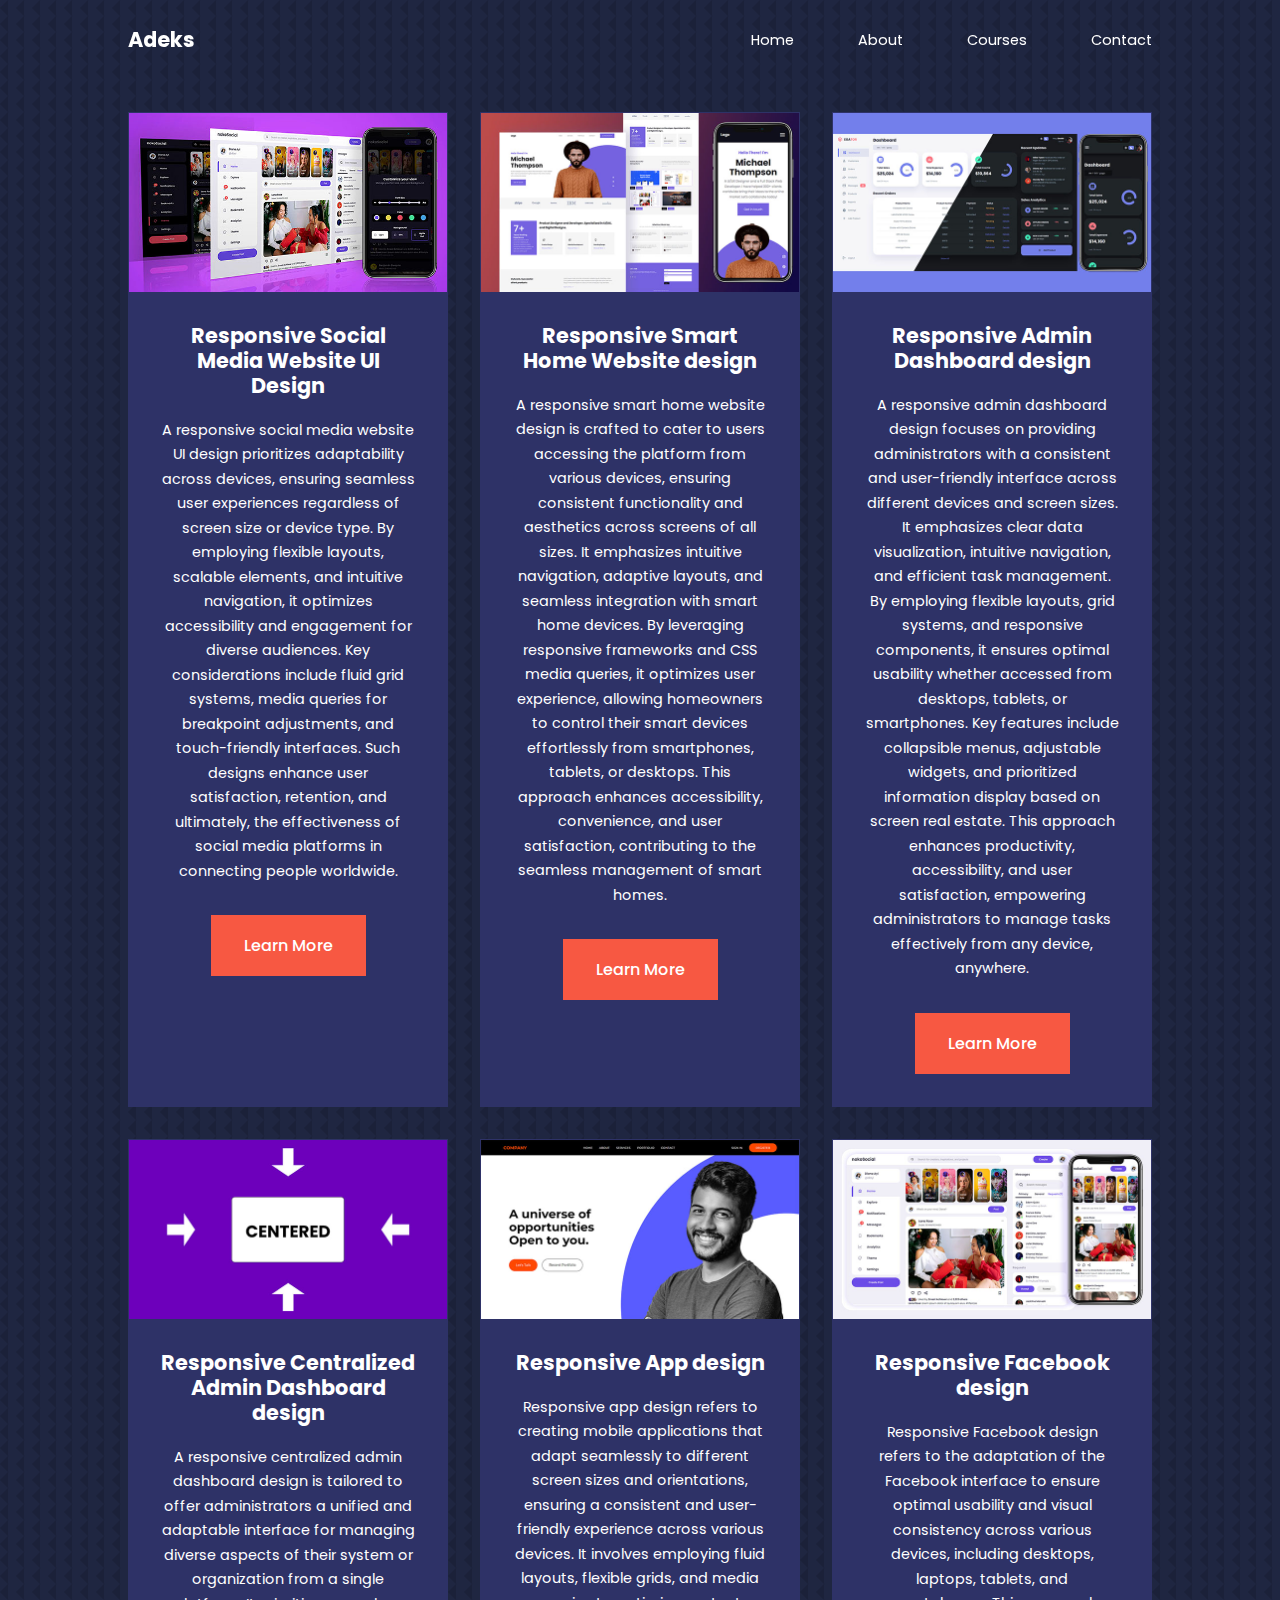
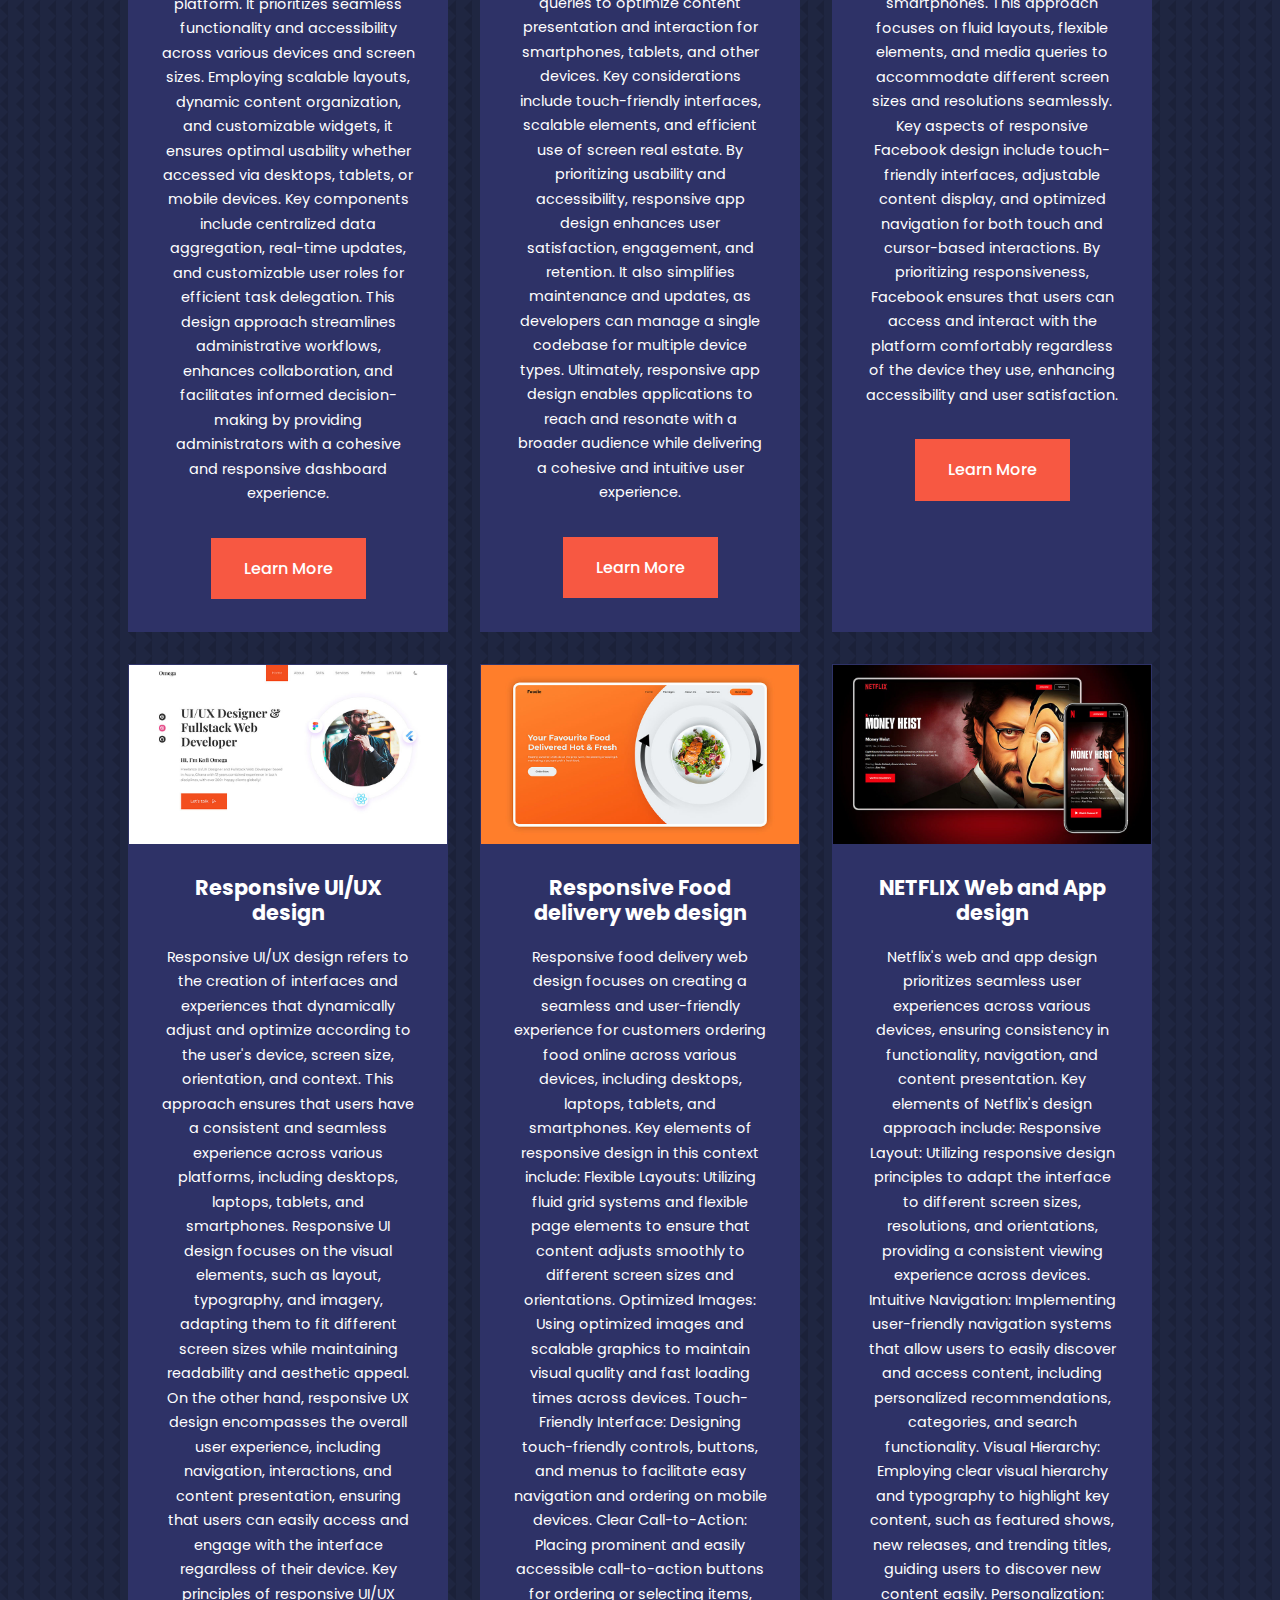
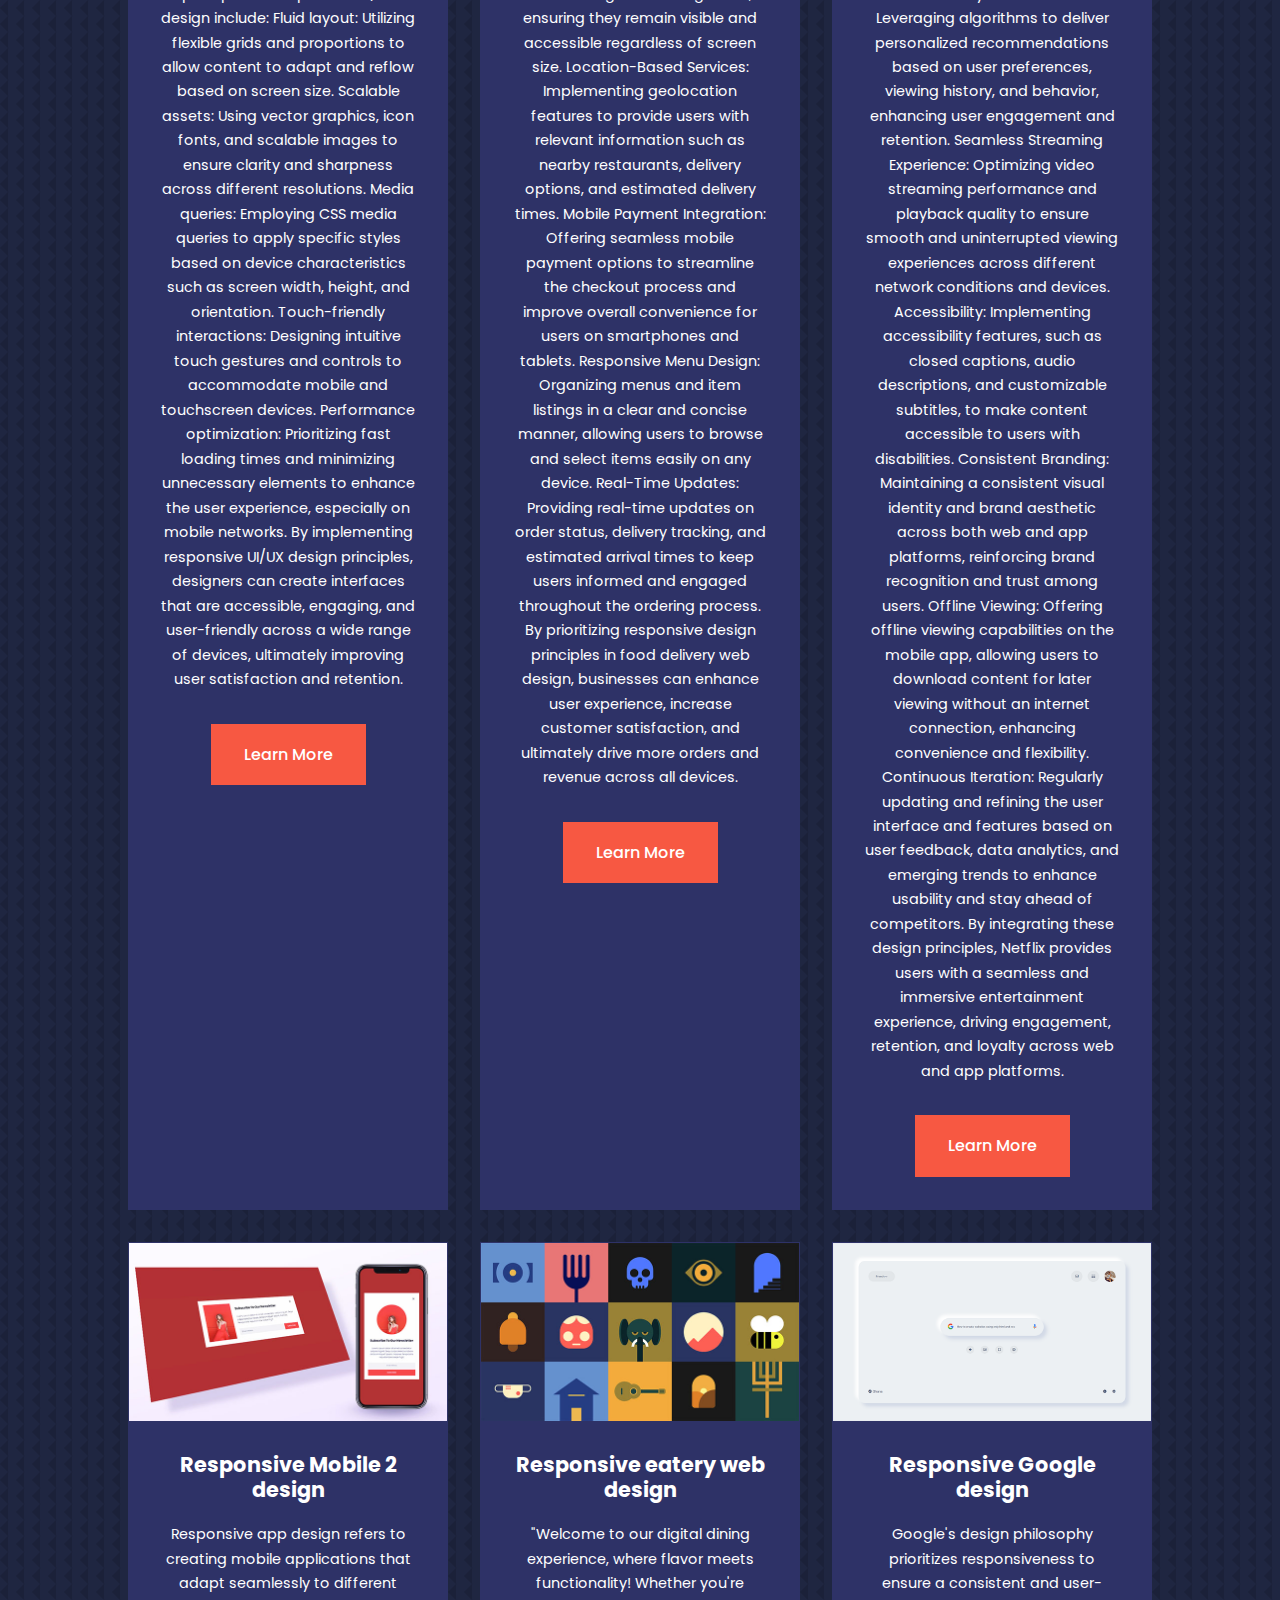
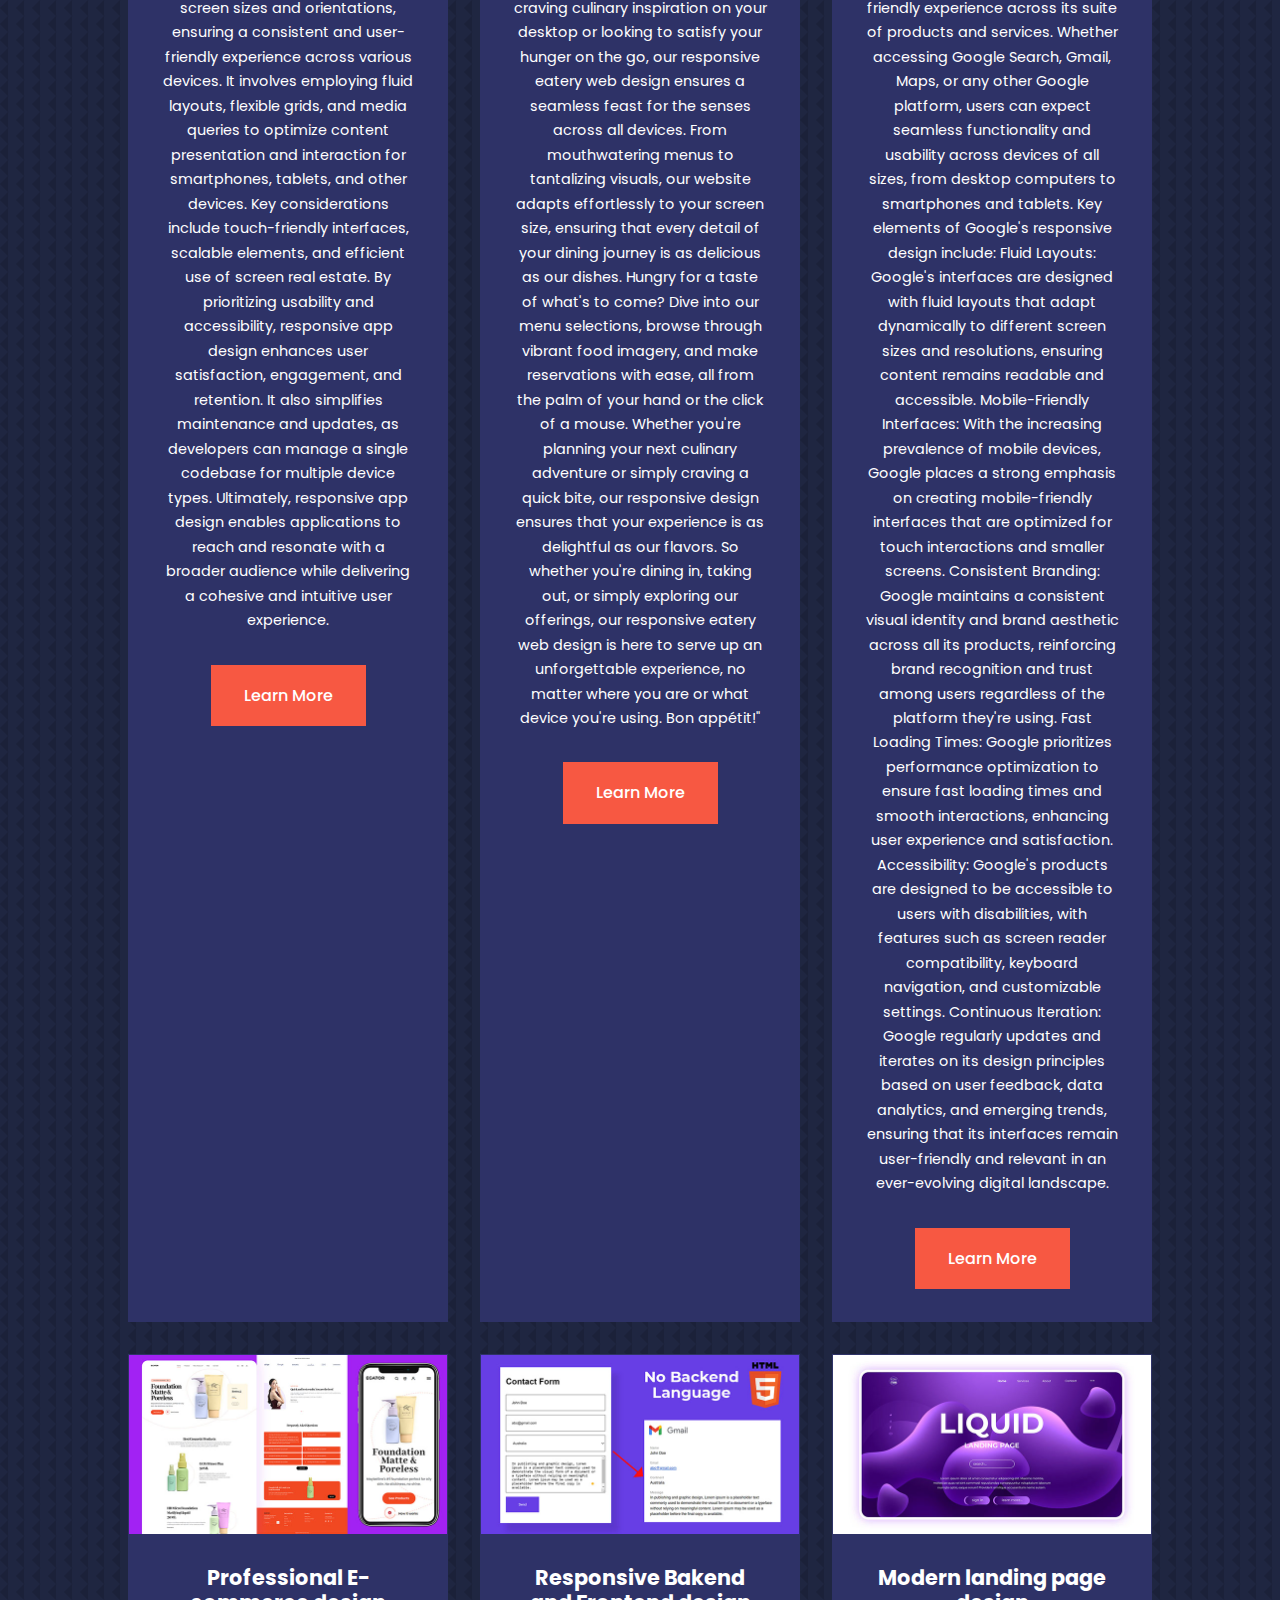
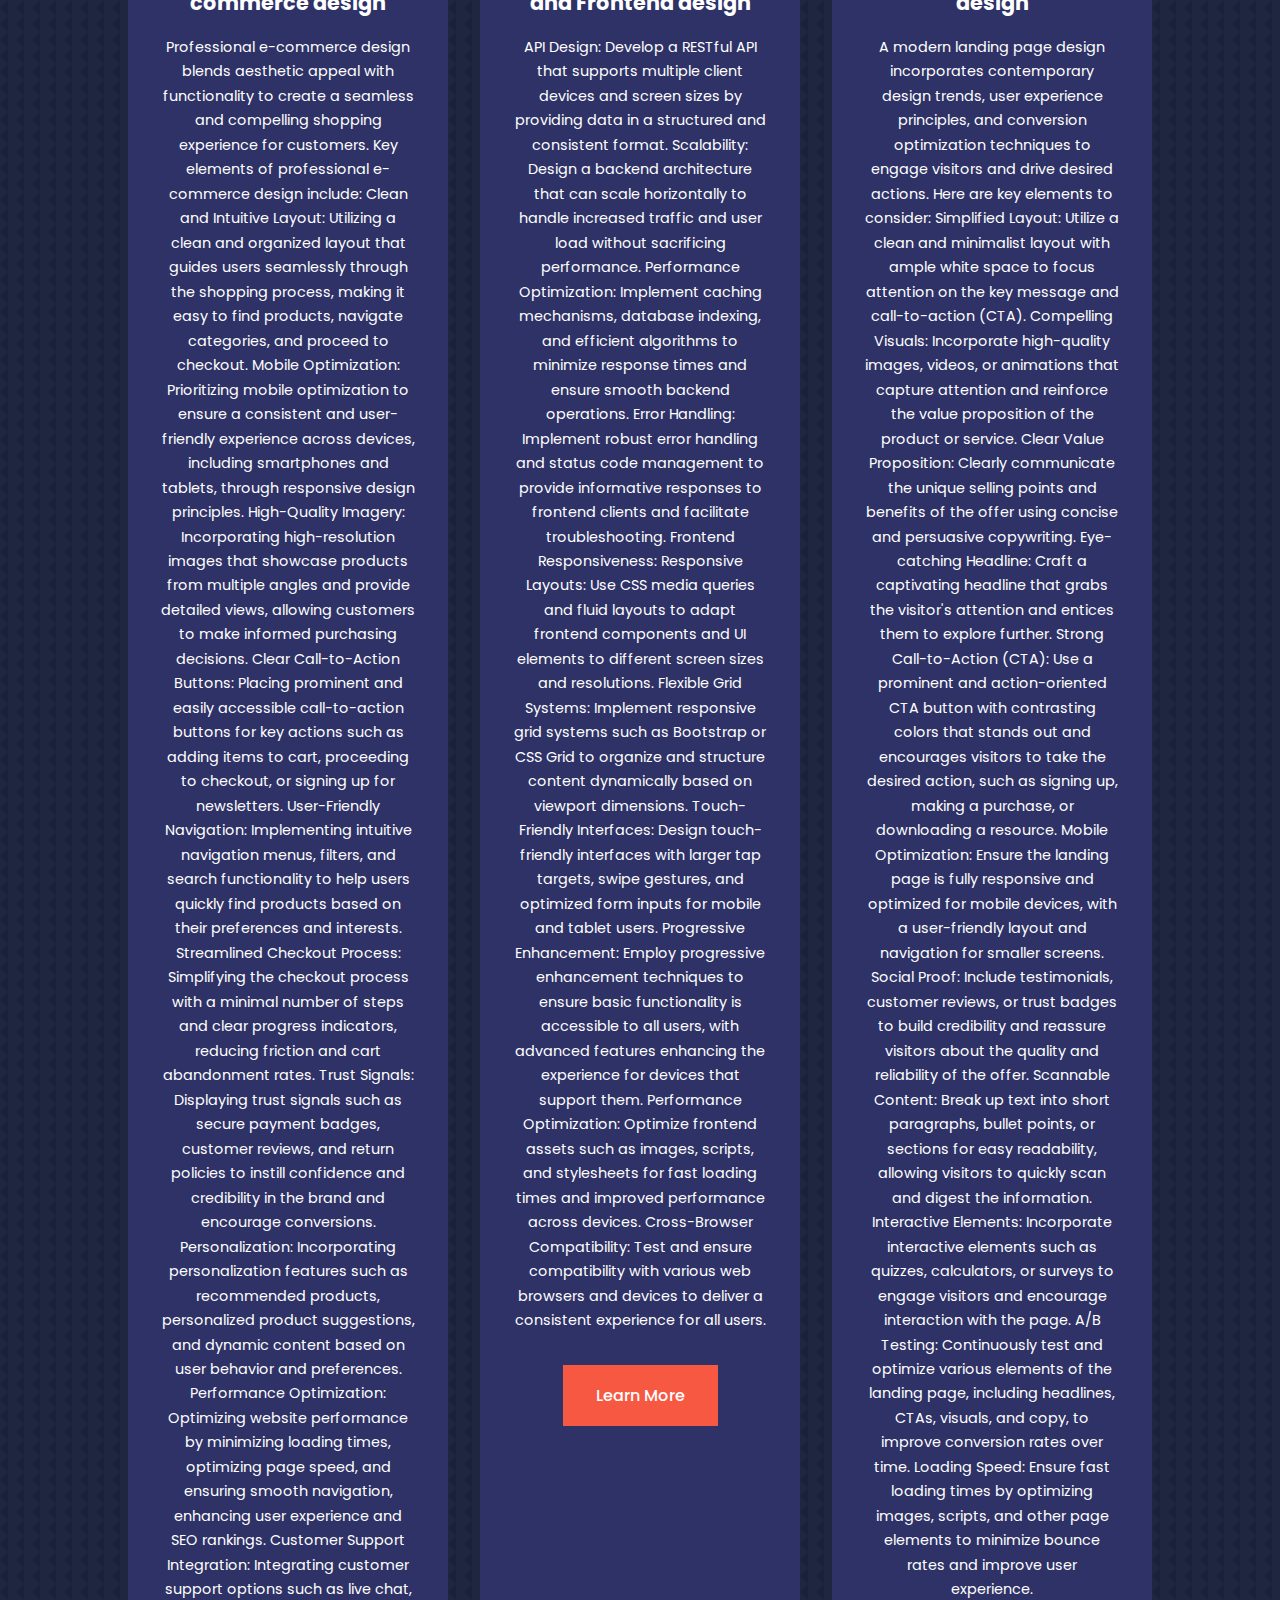
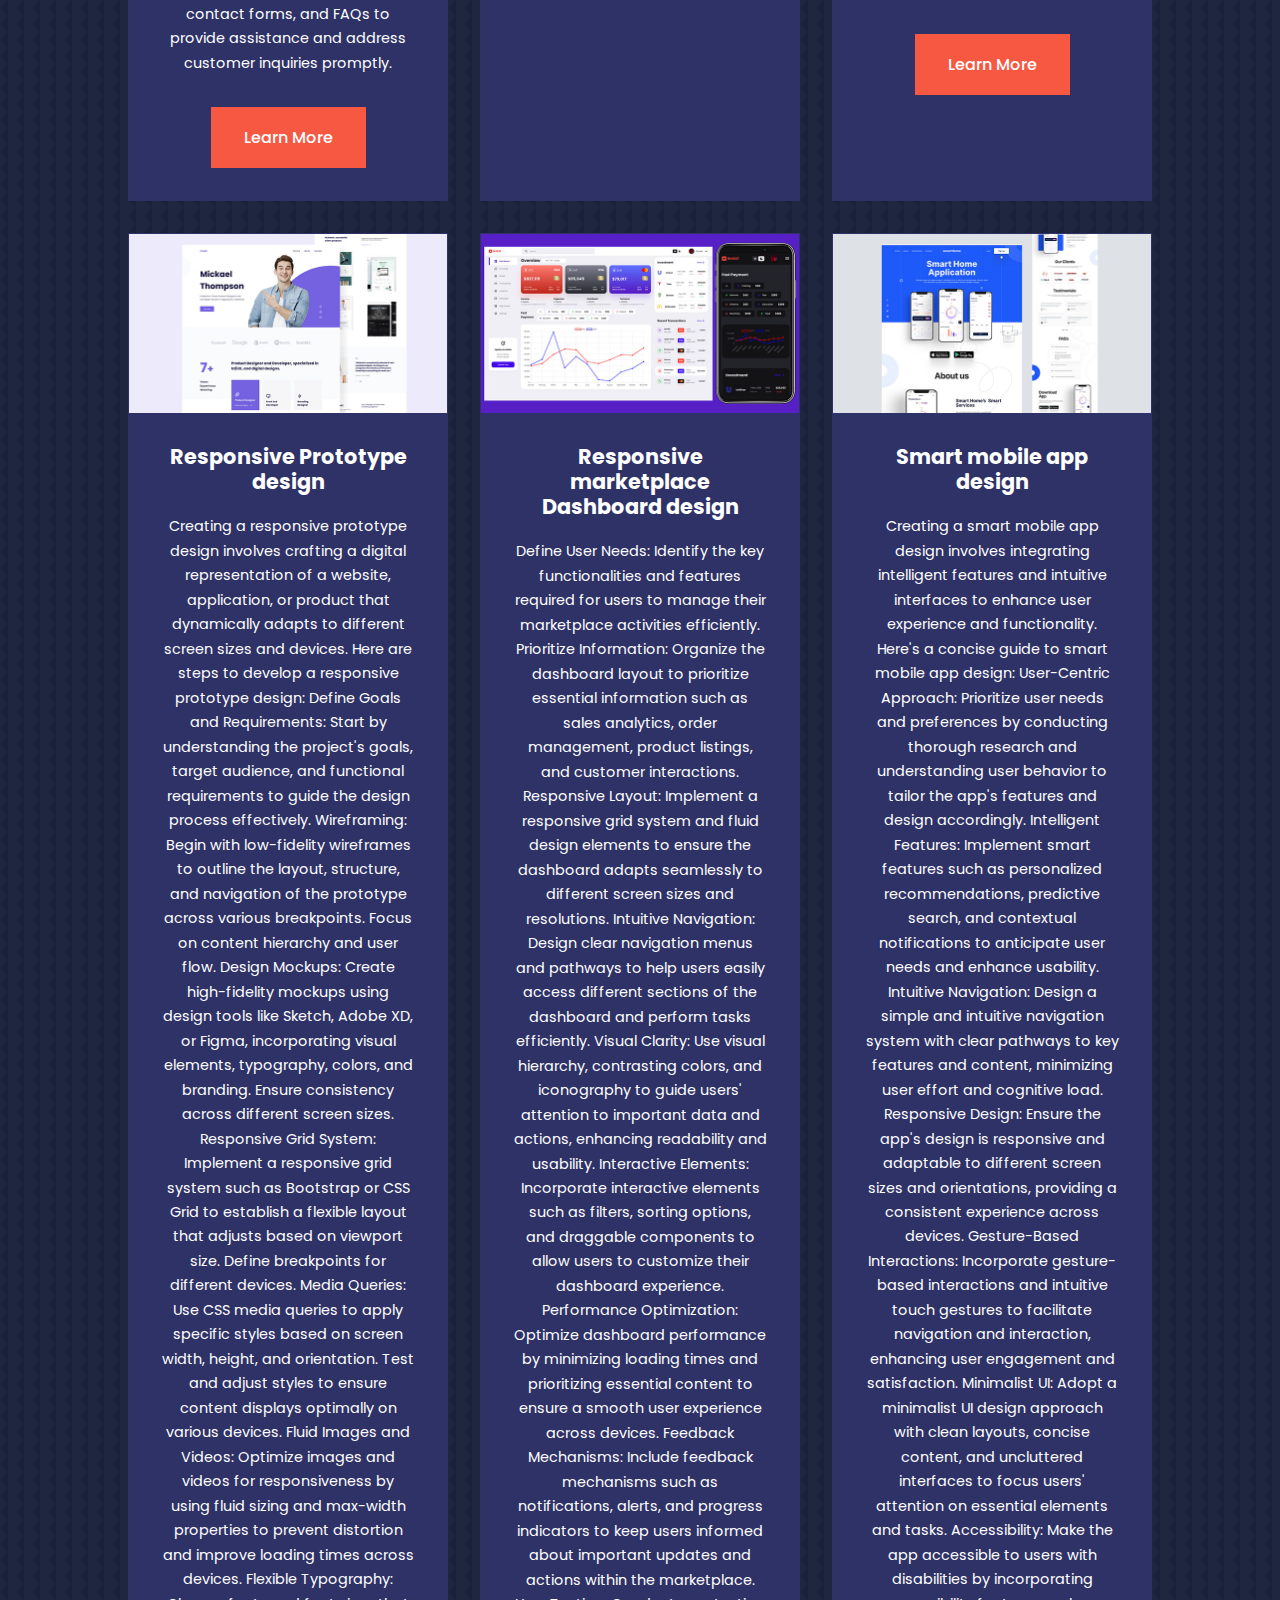
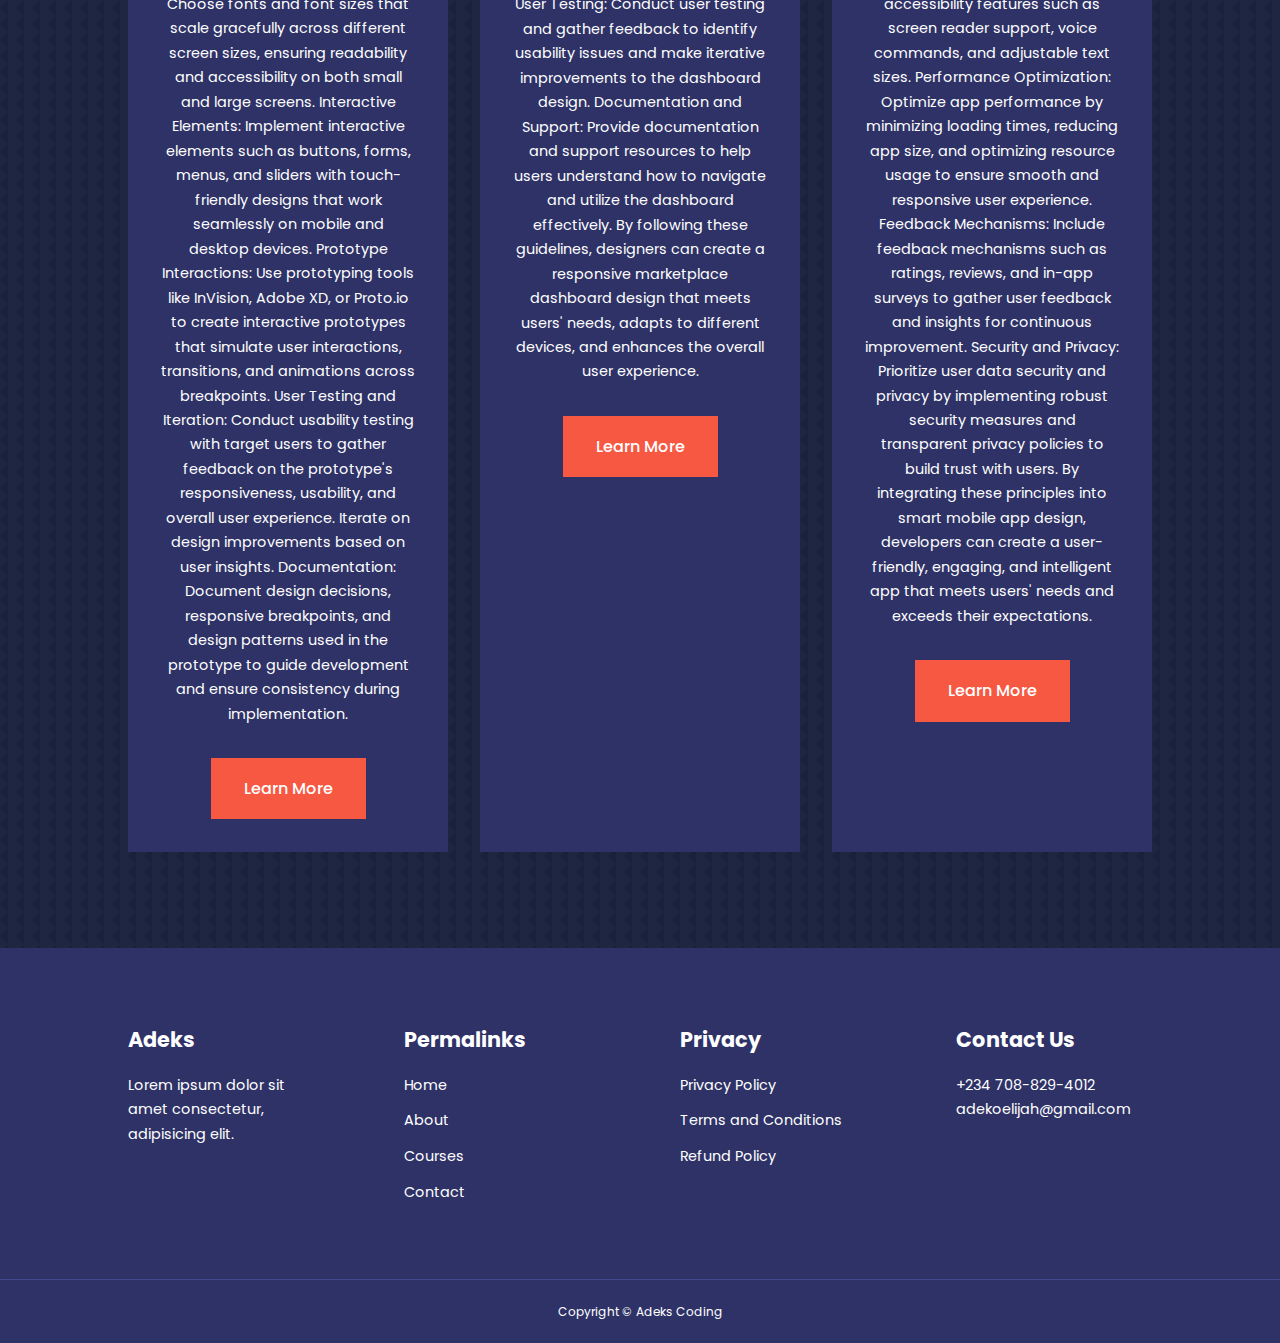
<file: components/course.html>
<!DOCTYPE html>
<html lang="en">
<head>
    <meta charset="UTF-8">
    <meta name="viewport" content="width=device-width, initial-scale=1.0">
    <title>Responsive multipage Education website create by Adeks using html, css $ Js</title>



    <link rel="stylesheet" href="../css/index.css">
    <link rel="stylesheet" href="../css/about.css">

    <style>
        .courses{
            margin-top: 1rem;
        }
    </style>

 <!--    iconscout cdn -->
    <link rel="stylesheet" href="https://unicons.iconscout.com/release/v4.0.8/css/line.css">
    <style>
        body{
            background-image: url(../images\ 2/bg-texture.png);
        }
    </style>


   

</head>




 
<body>
    <nav>
        <div class="container nav__container">
            <a href="index.html"><h4>Adeks</h4></a>
            <ul class="nav__menu">
                <li><a href="index.html">Home</a></li>
                <li><a href="about.html">About</a></li>
                <li><a href="course.html">Courses</a></li>
                <li><a href="contact.html">Contact</a></li>
            </ul>
            <button id="open-menu-btn"><i class="uil uil-bars"></i></button>
            <button id="close-menu-btn"><i class="uil uil-multiply"></i></button>
        </div>
    </nav>

   <!--  End of navbar -->


   <section class="courses">
    <div class="container course__container">
        <article class="course">
            <div class="course__image">
                <img src="../images 2/course1.jpg" alt="">
            </div>
            <div class="course__info">
                <h4>Responsive Social Media Website UI Design </h4>
                <p>A responsive social media website UI design prioritizes adaptability 
                    across devices, ensuring seamless user experiences 
                    regardless of screen size or device type. 
                    By employing flexible layouts, scalable elements, 
                    and intuitive navigation, it optimizes accessibility and engagement for diverse audiences.
                     Key considerations include fluid grid systems, media queries for breakpoint adjustments, and touch-friendly interfaces. Such designs enhance user satisfaction, retention, and ultimately, the effectiveness of social media platforms in connecting people worldwide.






                </p>
                <a href="course.html" class="btn btn-primary">Learn More</a>
            </div>
            
        </article>

        <article class="course">
            <div class="course__image">
                <img src="../images 2/course2.jpg" alt="">
            </div>
            <div class="course__info">
                <h4>Responsive Smart Home Website design </h4>
                <p>A responsive smart home website design is crafted to cater to users accessing the platform from
                     various devices, ensuring consistent functionality and aesthetics across screens of all sizes. It emphasizes intuitive navigation, adaptive layouts, and seamless integration with smart home devices. By leveraging responsive frameworks and CSS media queries, it optimizes user experience, allowing homeowners to control their smart devices effortlessly from smartphones, tablets, or desktops. This approach enhances accessibility,
                     convenience, and user satisfaction, contributing to the seamless management of smart homes.</p>
                <a href="course.html" class="btn btn-primary">Learn More</a>
            </div>
        </article>

        <article class="course">
            <div class="course__image">
                <img src="../images 2/course3.jpg" alt="">
            </div>
            <div class="course__info">
                <h4>Responsive Admin Dashboard design</h4>
                <p>A responsive admin dashboard design focuses on providing administrators with a consistent and user-friendly interface across different devices and screen sizes. It emphasizes clear data visualization, intuitive navigation, and efficient task management. By employing flexible layouts, 
                    grid systems, and responsive components, it ensures optimal usability whether accessed from desktops, tablets, or smartphones.
                     Key features include collapsible menus, adjustable widgets, and prioritized information display based on screen real estate. This approach enhances productivity, accessibility, and user satisfaction, empowering administrators to manage tasks effectively from any device, anywhere.</p>
                <a href="course.html" class="btn btn-primary">Learn More</a>
            </div>
        </article>

        <article class="course">
            <div class="course__image">
                <img src="../images 2/course4.jpg" alt="">
            </div>
            <div class="course__info">
                <h4>Responsive Centralized Admin Dashboard design</h4>
                <p>A responsive centralized admin dashboard design is tailored to offer administrators a unified and adaptable interface for managing diverse aspects of their system or organization from a single platform. It prioritizes seamless functionality and accessibility across various devices and screen sizes. Employing scalable layouts, dynamic content organization, and customizable widgets, it ensures optimal usability whether accessed via desktops, tablets, or mobile devices. Key components include centralized data aggregation, real-time updates, and customizable user roles for efficient task delegation. This design approach streamlines administrative workflows, enhances collaboration, and facilitates informed decision-making by providing administrators with a cohesive and responsive dashboard experience.</p>
                <a href="course.html" class="btn btn-primary">Learn More</a>
            </div>
        </article>

        <article class="course">
            <div class="course__image">
                <img src="../images 2/course5.jpg" alt="">
            </div>
            <div class="course__info">
                <h4>Responsive App design</h4>
                <p>Responsive app design refers to creating mobile applications that adapt seamlessly to different screen sizes and orientations, ensuring a consistent and user-friendly experience across various devices. It involves employing fluid layouts, flexible grids, and media queries to optimize content presentation and interaction for smartphones, tablets, and other devices. Key considerations include touch-friendly interfaces, scalable elements, and efficient use of screen real estate. By prioritizing usability and accessibility, responsive app design enhances user satisfaction, engagement, and retention. It also simplifies maintenance and updates, as developers can manage a single codebase for multiple device types. Ultimately, responsive app design enables applications to reach and resonate with a broader audience while delivering a cohesive and intuitive user experience.</p>
                <a href="course.html" class="btn btn-primary">Learn More</a>
            </div>
        </article>

        <article class="course">
            <div class="course__image">
                <img src="../images 2/course6.jpg" alt="">
            </div>
            <div class="course__info">
                <h4>Responsive Facebook design</h4>
                <p>Responsive Facebook design refers to the adaptation of the Facebook interface to ensure optimal usability and visual consistency across various devices, including desktops, laptops, tablets, and smartphones. This approach focuses on fluid layouts, flexible elements, and media queries to accommodate different screen sizes and resolutions seamlessly. Key aspects of responsive Facebook design include touch-friendly interfaces, adjustable content display, and optimized navigation for both touch and cursor-based interactions. By prioritizing responsiveness, Facebook ensures that users can access and interact with the platform comfortably regardless of the device they use, enhancing accessibility and user satisfaction.</p>
                <a href="course.html" class="btn btn-primary">Learn More</a>
            </div>
        </article>

        <article class="course">
            <div class="course__image">
                <img src="../images 2/course7.jpg" alt="">
            </div>
            <div class="course__info">
                <h4>Responsive UI/UX design</h4>
                <p>Responsive UI/UX design refers to the creation of interfaces and experiences that dynamically adjust and optimize according to the user's device, screen size, orientation, and context. This approach ensures that users have a consistent and seamless experience across various platforms, including desktops, laptops, tablets, and smartphones.

                    Responsive UI design focuses on the visual elements, such as layout, typography, and imagery, adapting them to fit different screen sizes while maintaining readability and aesthetic appeal. On the other hand, responsive UX design encompasses the overall user experience, including navigation, interactions, and content presentation, ensuring that users can easily access and engage with the interface regardless of their device.
                    
                    Key principles of responsive UI/UX design include:
                    
                    Fluid layout: Utilizing flexible grids and proportions to allow content to adapt and reflow based on screen size.
                    Scalable assets: Using vector graphics, icon fonts, and scalable images to ensure clarity and sharpness across different resolutions.
                    Media queries: Employing CSS media queries to apply specific styles based on device characteristics such as screen width, height, and orientation.
                    Touch-friendly interactions: Designing intuitive touch gestures and controls to accommodate mobile and touchscreen devices.
                    Performance optimization: Prioritizing fast loading times and minimizing unnecessary elements to enhance the user experience, especially on mobile networks.
                    By implementing responsive UI/UX design principles, designers can create interfaces that are accessible, engaging, and user-friendly across a wide range of devices, ultimately improving user satisfaction and retention.
                
                    
                    </p>
                <a href="course.html" class="btn btn-primary">Learn More</a>
            </div>
        </article>

        <article class="course">
            <div class="course__image">
                <img src="../images 2/course8.jpg" alt="">
            </div>
            <div class="course__info">
                <h4>Responsive Food delivery web design</h4>
                <p>Responsive food delivery web design focuses on creating a seamless and user-friendly experience for customers ordering food online across various devices, including desktops, laptops, tablets, and smartphones. Key elements of responsive design in this context include:

                    Flexible Layouts: Utilizing fluid grid systems and flexible page elements to ensure that content adjusts smoothly to different screen sizes and orientations.
                    Optimized Images: Using optimized images and scalable graphics to maintain visual quality and fast loading times across devices.
                    Touch-Friendly Interface: Designing touch-friendly controls, buttons, and menus to facilitate easy navigation and ordering on mobile devices.
                    Clear Call-to-Action: Placing prominent and easily accessible call-to-action buttons for ordering or selecting items, ensuring they remain visible and accessible regardless of screen size.
                    Location-Based Services: Implementing geolocation features to provide users with relevant information such as nearby restaurants, delivery options, and estimated delivery times.
                    Mobile Payment Integration: Offering seamless mobile payment options to streamline the checkout process and improve overall convenience for users on smartphones and tablets.
                    Responsive Menu Design: Organizing menus and item listings in a clear and concise manner, allowing users to browse and select items easily on any device.
                    Real-Time Updates: Providing real-time updates on order status, delivery tracking, and estimated arrival times to keep users informed and engaged throughout the ordering process.
                    By prioritizing responsive design principles in food delivery web design, businesses can enhance user experience, increase customer satisfaction, and ultimately drive more orders and revenue across all devices.</p>
                <a href="course.html" class="btn btn-primary">Learn More</a>
            </div>
        </article>

        <article class="course">
            <div class="course__image">
                <img src="../images 2/course9.jpg" alt="">
            </div>
            <div class="course__info">
                <h4>NETFLIX Web and App design</h4>
                <p>Netflix's web and app design prioritizes seamless user experiences across various devices, ensuring consistency in functionality, navigation, and content presentation. Key elements of Netflix's design approach include:

                    Responsive Layout: Utilizing responsive design principles to adapt the interface to different screen sizes, resolutions, and orientations, providing a consistent viewing experience across devices.
                    Intuitive Navigation: Implementing user-friendly navigation systems that allow users to easily discover and access content, including personalized recommendations, categories, and search functionality.
                    Visual Hierarchy: Employing clear visual hierarchy and typography to highlight key content, such as featured shows, new releases, and trending titles, guiding users to discover new content easily.
                    Personalization: Leveraging algorithms to deliver personalized recommendations based on user preferences, viewing history, and behavior, enhancing user engagement and retention.
                    Seamless Streaming Experience: Optimizing video streaming performance and playback quality to ensure smooth and uninterrupted viewing experiences across different network conditions and devices.
                    Accessibility: Implementing accessibility features, such as closed captions, audio descriptions, and customizable subtitles, to make content accessible to users with disabilities.
                    Consistent Branding: Maintaining a consistent visual identity and brand aesthetic across both web and app platforms, reinforcing brand recognition and trust among users.
                    Offline Viewing: Offering offline viewing capabilities on the mobile app, allowing users to download content for later viewing without an internet connection, enhancing convenience and flexibility.
                    Continuous Iteration: Regularly updating and refining the user interface and features based on user feedback, data analytics, and emerging trends to enhance usability and stay ahead of competitors.
                    By integrating these design principles, Netflix provides users with a seamless and immersive entertainment experience, driving engagement, retention, and loyalty across web and app platforms.
                    
                    
                    
                    
                    
                    
                    </p>
                <a href="course.html" class="btn btn-primary">Learn More</a>
            </div>
        </article>

        <article class="course">
            <div class="course__image">
                <img src="../images 2/course10.jpg" alt="">
            </div>
            <div class="course__info">
                <h4>Responsive Mobile 2 design</h4>
                <p>Responsive app design refers to creating mobile applications that adapt seamlessly to different screen sizes and orientations, ensuring a consistent and user-friendly experience across various devices. It involves employing fluid layouts, flexible grids, and media queries to optimize content presentation and interaction for smartphones, tablets, and other devices. Key considerations include touch-friendly interfaces, scalable elements, and efficient use of screen real estate. By prioritizing usability and accessibility, responsive app design enhances user satisfaction, engagement, and retention. It also simplifies maintenance and updates, as developers can manage a single codebase for multiple device types. Ultimately, responsive app design enables applications to reach and resonate with a broader audience while delivering a cohesive and intuitive user experience.</p>
                <a href="course.html" class="btn btn-primary">Learn More</a>
            </div>
        </article>

        <article class="course">
            <div class="course__image">
                <img src="../images 2/course11.jpg" alt="">
            </div>
            <div class="course__info">
                <h4>Responsive eatery web design</h4>
                <p>"Welcome to our digital dining experience, where flavor meets functionality! Whether you're craving culinary inspiration on your desktop or looking to satisfy your hunger on the go, our responsive eatery web design ensures a seamless feast for the senses across all devices. From mouthwatering menus to tantalizing visuals, our website adapts effortlessly to your screen size, ensuring that every detail of your dining journey is as delicious as our dishes.

                    Hungry for a taste of what's to come? Dive into our menu selections, browse through vibrant food imagery, and make reservations with ease, all from the palm of your hand or the click of a mouse. Whether you're planning your next culinary adventure or simply craving a quick bite, our responsive design ensures that your experience is as delightful as our flavors.
                    
                    So whether you're dining in, taking out, or simply exploring our offerings, our responsive eatery web design is here to serve up an unforgettable experience, no matter where you are or what device you're using. Bon appétit!"</p>
                <a href="course.html" class="btn btn-primary">Learn More</a>
            </div>
        </article>

        <article class="course">
            <div class="course__image">
                <img src="../images 2/course12.jpg" alt="">
            </div>
            <div class="course__info">
                <h4>Responsive Google design</h4>
                <p>Google's design philosophy prioritizes responsiveness to ensure a consistent and user-friendly experience across its suite of products and services. Whether accessing Google Search, Gmail, Maps, or any other Google platform, users can expect seamless functionality and usability across devices of all sizes, from desktop computers to smartphones and tablets.

                    Key elements of Google's responsive design include:
                    
                    Fluid Layouts: Google's interfaces are designed with fluid layouts that adapt dynamically to different screen sizes and resolutions, ensuring content remains readable and accessible.
                    Mobile-Friendly Interfaces: With the increasing prevalence of mobile devices, Google places a strong emphasis on creating mobile-friendly interfaces that are optimized for touch interactions and smaller screens.
                    Consistent Branding: Google maintains a consistent visual identity and brand aesthetic across all its products, reinforcing brand recognition and trust among users regardless of the platform they're using.
                    Fast Loading Times: Google prioritizes performance optimization to ensure fast loading times and smooth interactions, enhancing user experience and satisfaction.
                    Accessibility: Google's products are designed to be accessible to users with disabilities, with features such as screen reader compatibility, keyboard navigation, and customizable settings.
                    Continuous Iteration: Google regularly updates and iterates on its design principles based on user feedback, data analytics, and emerging trends, ensuring that its interfaces remain user-friendly and relevant in an ever-evolving digital landscape.</p>
                <a href="course.html" class="btn btn-primary">Learn More</a>
            </div>
        </article>

        <article class="course">
            <div class="course__image">
                <img src="../images 2/course13.jpg" alt="">
            </div>
            <div class="course__info">
                <h4>Professional E-commerce design</h4>
                <p>Professional e-commerce design blends aesthetic appeal with functionality to create a seamless and compelling shopping experience for customers. Key elements of professional e-commerce design include:

                    Clean and Intuitive Layout: Utilizing a clean and organized layout that guides users seamlessly through the shopping process, making it easy to find products, navigate categories, and proceed to checkout.
                    Mobile Optimization: Prioritizing mobile optimization to ensure a consistent and user-friendly experience across devices, including smartphones and tablets, through responsive design principles.
                    High-Quality Imagery: Incorporating high-resolution images that showcase products from multiple angles and provide detailed views, allowing customers to make informed purchasing decisions.
                    Clear Call-to-Action Buttons: Placing prominent and easily accessible call-to-action buttons for key actions such as adding items to cart, proceeding to checkout, or signing up for newsletters.
                    User-Friendly Navigation: Implementing intuitive navigation menus, filters, and search functionality to help users quickly find products based on their preferences and interests.
                    Streamlined Checkout Process: Simplifying the checkout process with a minimal number of steps and clear progress indicators, reducing friction and cart abandonment rates.
                    Trust Signals: Displaying trust signals such as secure payment badges, customer reviews, and return policies to instill confidence and credibility in the brand and encourage conversions.
                    Personalization: Incorporating personalization features such as recommended products, personalized product suggestions, and dynamic content based on user behavior and preferences.
                    Performance Optimization: Optimizing website performance by minimizing loading times, optimizing page speed, and ensuring smooth navigation, enhancing user experience and SEO rankings.
                    Customer Support Integration: Integrating customer support options such as live chat, contact forms, and FAQs to provide assistance and address customer inquiries promptly.
                    </p>
                <a href="course.html" class="btn btn-primary">Learn More</a>
            </div>
        </article>

        <article class="course">
            <div class="course__image">
                <img src="../images 2/course14.jpg" alt="">
            </div>
            <div class="course__info">
                <h4>Responsive Bakend and Frontend design</h4>
                <p>API Design: Develop a RESTful API that supports multiple client devices and screen sizes by providing data in a structured and consistent format.
                    Scalability: Design a backend architecture that can scale horizontally to handle increased traffic and user load without sacrificing performance.
                    Performance Optimization: Implement caching mechanisms, database indexing, and efficient algorithms to minimize response times and ensure smooth backend operations.
                    Error Handling: Implement robust error handling and status code management to provide informative responses to frontend clients and facilitate troubleshooting.
                    Frontend Responsiveness:
                    Responsive Layouts: Use CSS media queries and fluid layouts to adapt frontend components and UI elements to different screen sizes and resolutions.
                    Flexible Grid Systems: Implement responsive grid systems such as Bootstrap or CSS Grid to organize and structure content dynamically based on viewport dimensions.
                    Touch-Friendly Interfaces: Design touch-friendly interfaces with larger tap targets, swipe gestures, and optimized form inputs for mobile and tablet users.
                    Progressive Enhancement: Employ progressive enhancement techniques to ensure basic functionality is accessible to all users, with advanced features enhancing the experience for devices that support them.
                    Performance Optimization: Optimize frontend assets such as images, scripts, and stylesheets for fast loading times and improved performance across devices.
                    Cross-Browser Compatibility: Test and ensure compatibility with various web browsers and devices to deliver a consistent experience for all users.</p>
                <a href="course.html" class="btn btn-primary">Learn More</a>
            </div>
        </article>

        <article class="course">
            <div class="course__image">
                <img src="../images 2/course15.jpg" alt="">
            </div>
            <div class="course__info">
                <h4>Modern landing page design</h4>
                <p>A modern landing page design incorporates contemporary design trends, user experience principles, and conversion optimization techniques to engage visitors and drive desired actions. Here are key elements to consider:

                    Simplified Layout: Utilize a clean and minimalist layout with ample white space to focus attention on the key message and call-to-action (CTA).
                    Compelling Visuals: Incorporate high-quality images, videos, or animations that capture attention and reinforce the value proposition of the product or service.
                    Clear Value Proposition: Clearly communicate the unique selling points and benefits of the offer using concise and persuasive copywriting.
                    Eye-catching Headline: Craft a captivating headline that grabs the visitor's attention and entices them to explore further.
                    Strong Call-to-Action (CTA): Use a prominent and action-oriented CTA button with contrasting colors that stands out and encourages visitors to take the desired action, such as signing up, making a purchase, or downloading a resource.
                    Mobile Optimization: Ensure the landing page is fully responsive and optimized for mobile devices, with a user-friendly layout and navigation for smaller screens.
                    Social Proof: Include testimonials, customer reviews, or trust badges to build credibility and reassure visitors about the quality and reliability of the offer.
                    Scannable Content: Break up text into short paragraphs, bullet points, or sections for easy readability, allowing visitors to quickly scan and digest the information.
                    Interactive Elements: Incorporate interactive elements such as quizzes, calculators, or surveys to engage visitors and encourage interaction with the page.
                    A/B Testing: Continuously test and optimize various elements of the landing page, including headlines, CTAs, visuals, and copy, to improve conversion rates over time.
                    Loading Speed: Ensure fast loading times by optimizing images, scripts, and other page elements to minimize bounce rates and improve user experience.</p>
                <a href="course.html" class="btn btn-primary">Learn More</a>
            </div>
        </article>

        <article class="course">
            <div class="course__image">
                <img src="../images 2/course16.jpg" alt="">
            </div>
            <div class="course__info">
                <h4>Responsive Prototype design</h4>
                <p>Creating a responsive prototype design involves crafting a digital representation of a website, application, or product that dynamically adapts to different screen sizes and devices. Here are steps to develop a responsive prototype design:

                    Define Goals and Requirements: Start by understanding the project's goals, target audience, and functional requirements to guide the design process effectively.
                    Wireframing: Begin with low-fidelity wireframes to outline the layout, structure, and navigation of the prototype across various breakpoints. Focus on content hierarchy and user flow.
                    Design Mockups: Create high-fidelity mockups using design tools like Sketch, Adobe XD, or Figma, incorporating visual elements, typography, colors, and branding. Ensure consistency across different screen sizes.
                    Responsive Grid System: Implement a responsive grid system such as Bootstrap or CSS Grid to establish a flexible layout that adjusts based on viewport size. Define breakpoints for different devices.
                    Media Queries: Use CSS media queries to apply specific styles based on screen width, height, and orientation. Test and adjust styles to ensure content displays optimally on various devices.
                    Fluid Images and Videos: Optimize images and videos for responsiveness by using fluid sizing and max-width properties to prevent distortion and improve loading times across devices.
                    Flexible Typography: Choose fonts and font sizes that scale gracefully across different screen sizes, ensuring readability and accessibility on both small and large screens.
                    Interactive Elements: Implement interactive elements such as buttons, forms, menus, and sliders with touch-friendly designs that work seamlessly on mobile and desktop devices.
                    Prototype Interactions: Use prototyping tools like InVision, Adobe XD, or Proto.io to create interactive prototypes that simulate user interactions, transitions, and animations across breakpoints.
                    User Testing and Iteration: Conduct usability testing with target users to gather feedback on the prototype's responsiveness, usability, and overall user experience. Iterate on design improvements based on user insights.
                    Documentation: Document design decisions, responsive breakpoints, and design patterns used in the prototype to guide development and ensure consistency during implementation.</p>
                <a href="course.html" class="btn btn-primary">Learn More</a>
            </div>
        </article>

        <article class="course">
            <div class="course__image">
                <img src="../images 2/course17.jpg" alt="">
            </div>
            <div class="course__info">
                <h4>Responsive marketplace Dashboard design</h4>
                <p>Define User Needs: Identify the key functionalities and features required for users to manage their marketplace activities efficiently.
                    Prioritize Information: Organize the dashboard layout to prioritize essential information such as sales analytics, order management, product listings, and customer interactions.
                    Responsive Layout: Implement a responsive grid system and fluid design elements to ensure the dashboard adapts seamlessly to different screen sizes and resolutions.
                    Intuitive Navigation: Design clear navigation menus and pathways to help users easily access different sections of the dashboard and perform tasks efficiently.
                    Visual Clarity: Use visual hierarchy, contrasting colors, and iconography to guide users' attention to important data and actions, enhancing readability and usability.
                    Interactive Elements: Incorporate interactive elements such as filters, sorting options, and draggable components to allow users to customize their dashboard experience.
                    Performance Optimization: Optimize dashboard performance by minimizing loading times and prioritizing essential content to ensure a smooth user experience across devices.
                    Feedback Mechanisms: Include feedback mechanisms such as notifications, alerts, and progress indicators to keep users informed about important updates and actions within the marketplace.
                    User Testing: Conduct user testing and gather feedback to identify usability issues and make iterative improvements to the dashboard design.
                    Documentation and Support: Provide documentation and support resources to help users understand how to navigate and utilize the dashboard effectively.
                    By following these guidelines, designers can create a responsive marketplace dashboard design that meets users' needs, adapts to different devices, and enhances the overall user experience.</p>
                <a href="course.html" class="btn btn-primary">Learn More</a>
            </div>
        </article>

        <article class="course">
            <div class="course__image">
                <img src="../images 2/course18.jpg" alt="">
            </div>
            <div class="course__info">
                <h4>Smart mobile app design</h4>
                <p>Creating a smart mobile app design involves integrating intelligent features and intuitive interfaces to enhance user experience and functionality. Here's a concise guide to smart mobile app design:

                    User-Centric Approach: Prioritize user needs and preferences by conducting thorough research and understanding user behavior to tailor the app's features and design accordingly.
                    Intelligent Features: Implement smart features such as personalized recommendations, predictive search, and contextual notifications to anticipate user needs and enhance usability.
                    Intuitive Navigation: Design a simple and intuitive navigation system with clear pathways to key features and content, minimizing user effort and cognitive load.
                    Responsive Design: Ensure the app's design is responsive and adaptable to different screen sizes and orientations, providing a consistent experience across devices.
                    Gesture-Based Interactions: Incorporate gesture-based interactions and intuitive touch gestures to facilitate navigation and interaction, enhancing user engagement and satisfaction.
                    Minimalist UI: Adopt a minimalist UI design approach with clean layouts, concise content, and uncluttered interfaces to focus users' attention on essential elements and tasks.
                    Accessibility: Make the app accessible to users with disabilities by incorporating accessibility features such as screen reader support, voice commands, and adjustable text sizes.
                    Performance Optimization: Optimize app performance by minimizing loading times, reducing app size, and optimizing resource usage to ensure smooth and responsive user experience.
                    Feedback Mechanisms: Include feedback mechanisms such as ratings, reviews, and in-app surveys to gather user feedback and insights for continuous improvement.
                    Security and Privacy: Prioritize user data security and privacy by implementing robust security measures and transparent privacy policies to build trust with users.
                    By integrating these principles into smart mobile app design, developers can create a user-friendly, engaging, and intelligent app that meets users' needs and exceeds their expectations.</p>
                <a href="course.html" class="btn btn-primary">Learn More</a>
            </div>
        </article>
    </div>
   </section>

  <!--  end of the courses -->
   



















  <!-- footer section start -->
  <footer>
    <div class="container footer__container">
        <div class="footer__1">
            <a href="index.html" class="footer__logo"><h4>Adeks</h4></a>
            <p>Lorem ipsum dolor sit amet consectetur, adipisicing elit. </p>
        </div>

        <div class="footer__2">
            <h4>Permalinks</h4>
            <ul class="permalinks">
                <li><a href="index.html">Home</a></li>
                <li><a href="about.html">About</a></li>
                <li><a href="course.html">Courses</a></li>
                <li><a href="contact.html">Contact</a></li>
            </ul>
        </div>
        <div class="footer__3">
            <h4>Privacy</h4>
            <ul class="privacy">
                <li><a href="#">Privacy Policy</a></li>
                <li><a href="#">Terms and Conditions</a></li>
                <li><a href="#">Refund Policy</a></li>
            </ul>
        </div>
        <div class="footer__4">
            <h4>Contact Us</h4>
            <div>
                <p>+234 708-829-4012</p>
                <p>adekoelijah@gmail.com</p>
            </div>
            <ul class="footer__socials">
                <li>
                    <a href="#"><i class="uil uil-facebook-f"></i></a>
                </li>
                <li>
                    <a href="#"><i class="uil uil-instagram-alt"></i></a>
                </li>
                <li>
                    <a href="#"><i class="uil uil-twitter"></i></a>
                </li>
                <li>
                    <a href="#"><i class="uil uil-linkedin-alt"></i></a>
                </li>
            </ul>
        </div>
    </div>
    <div class="footer__copywright">
        <small>Copyright &copy; Adeks Coding</small>
    </div>

    
</footer>
    <script src="../main.js/main.js"></script>
</body>
</html>
</file>
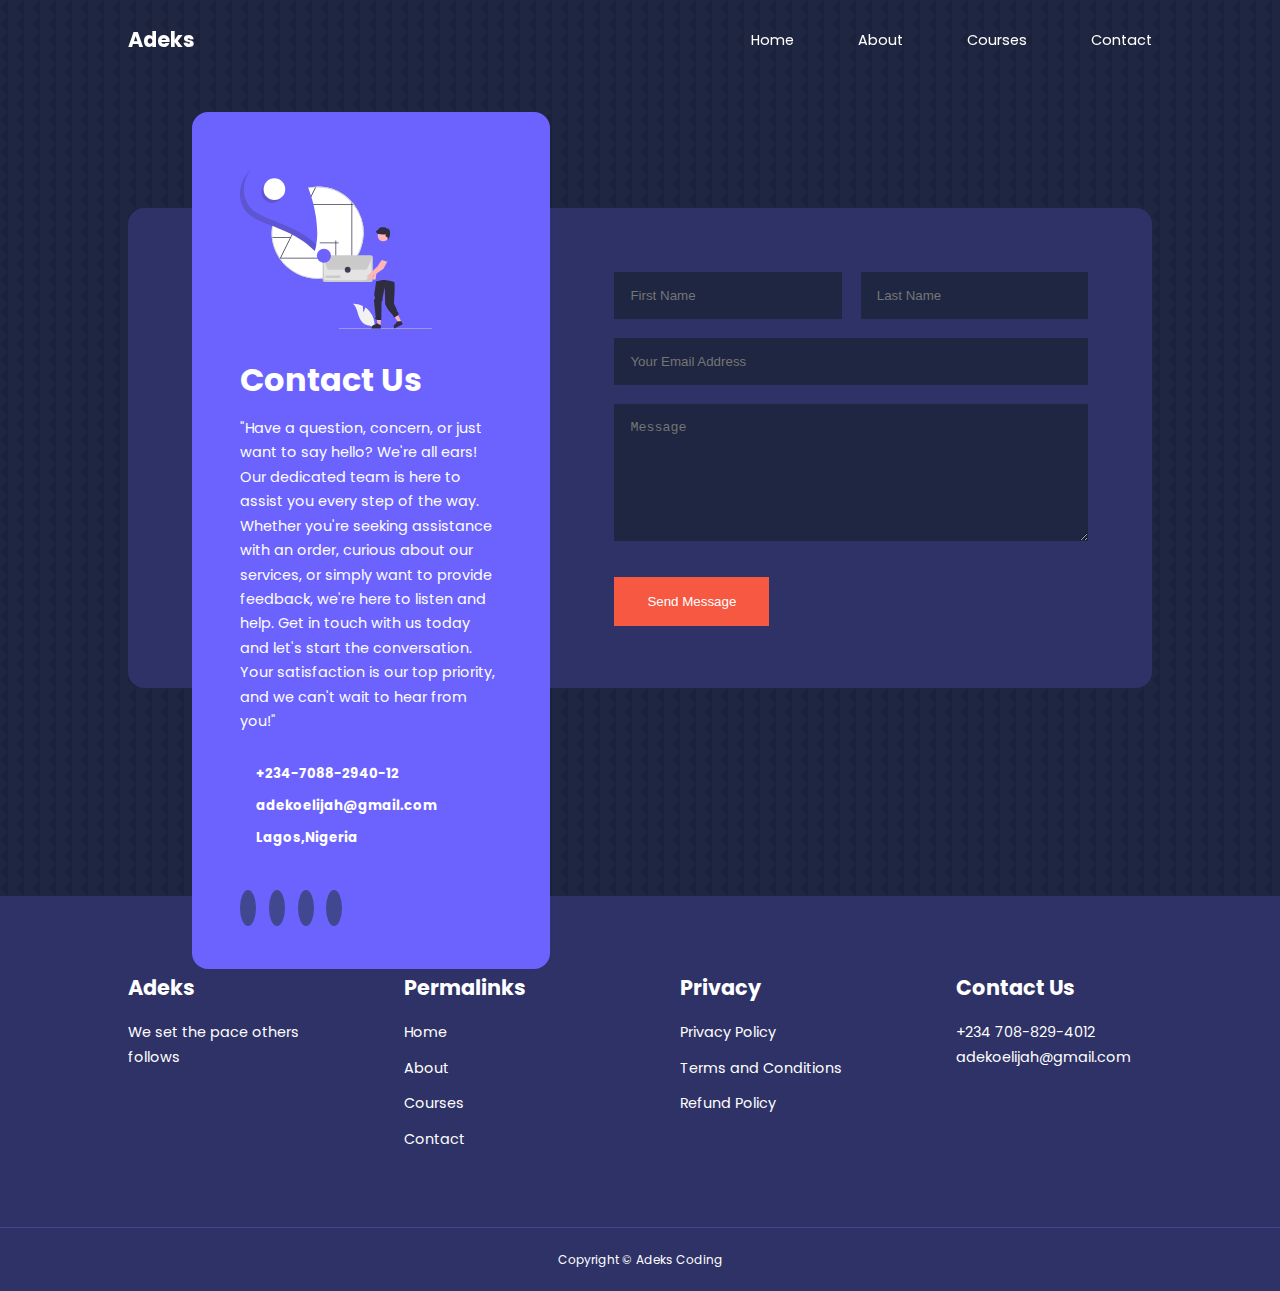
<file: contact/contact.html>
<!DOCTYPE html>
<html lang="en">
<head>
    <meta charset="UTF-8">
    <meta name="viewport" content="width=device-width, initial-scale=1.0">
    <title>Responsive multipage Education website create by Adeks using html, css $ Js</title>


    <!--  swiperjs.com  -->
   <link
   rel="stylesheet" href="https://cdn.jsdelivr.net/npm/swiper@10/swiper-bundle.min.css"/>
    <link rel="stylesheet" href="../index.css">
    <link rel="stylesheet" href="../contact/contact.css">

 <!--    iconscout cdn -->
    <link rel="stylesheet" href="https://unicons.iconscout.com/release/v4.0.8/css/line.css">
    <style>
        body{
            background-image: url(../images\ 2/bg-texture.png);
        }
    </style>


   

</head>




 
<body>
    <nav>
        <div class="container nav__container">
            <a href="index.html"><h4>Adeks</h4></a>
            <ul class="nav__menu">
                <li><a href="index.html">Home</a></li>
                <li><a href="about.html">About</a></li>
                <li><a href="course.html">Courses</a></li>
                <li><a href="contact.html">Contact</a></li>
            </ul>
            <button id="open-menu-btn"><i class="uil uil-bars"></i></button>
            <button id="close-menu-btn"><i class="uil uil-multiply"></i></button>
        </div>
    </nav>

   <!--  End of navbar -->
   <section class="contact">
    <div class="container contact__container">
        <aside class="contact__aside">
            <div class="aside__image">
                <img src="../images 2/contact.svg" alt="contact">
            </div>
            <h2>Contact Us</h2>
            <p>
                "Have a question, concern, or just want to say hello? We're all ears! Our dedicated team is here to assist you every step of the way. Whether you're seeking assistance with an order, curious about our services, or simply want to provide feedback, we're here to listen and help. Get in touch with us today and let's start the conversation. Your satisfaction is our top priority, and we can't wait to hear from you!"</p>

            <ul class="contact__details">
                <li>
                    <i class="uil uil-phone"></i>
                    <h5>+234-7088-2940-12</h5>
                </li>
                <li>
                    <i class="uil uil-envelopes"></i>
                    <h5>adekoelijah@gmail.com</h5>
                </li>
                <li>
                    <i class="uil uil-location-point"></i>
                    <h5>Lagos,Nigeria</h5>
                </li>
            </ul>
            <ul class="contact__socials">
                <li><a href="https://facebook.com"><i class="uil uil-facebook-f"></i></a></li>
                <li><a href="https://instagram.com"><i class="uil uil-instagram"></i></a></li>
                <li><a href="https://twitter.com"><i class="uil uil-twitter"></i></a></li>
                <li><a href="https://linkedin.com"><i class="uil uil-linkedin"></i></a></li>
            </ul>
        </aside>


        <form action="https://formspree.io/f/moqojbvy" method="POST" class="contact__form">
            <div class="form__name">
                <input type="text" name="First Name" placeholder="First Name" required>
                <input type="text" name="Last Name" placeholder="Last Name" required>
            </div>
            <input type="email" name="Email Address" placeholder="Your Email Address" required>
            <textarea name="Message" rows="7" placeholder="Message" required></textarea>
            <button type="submit" class="btn btn-primary">Send Message</button>
        </form>
    </div>
   </section>



















   <!-- footer section start -->
<footer>
    <div class="container footer__container">
        <div class="footer__1">
            <a href="index.html" class="footer__logo"><h4>Adeks</h4></a>
            <p>We set the pace others follows </p>
        </div>

        <div class="footer__2">
            <h4>Permalinks</h4>
            <ul class="permalinks">
                <li><a href="index.html">Home</a></li>
                <li><a href="about.html">About</a></li>
                <li><a href="course.html">Courses</a></li>
                <li><a href="contact.html">Contact</a></li>
            </ul>
        </div>
        <div class="footer__3">
            <h4>Privacy</h4>
            <ul class="privacy">
                <li><a href="#">Privacy Policy</a></li>
                <li><a href="#">Terms and Conditions</a></li>
                <li><a href="#">Refund Policy</a></li>
            </ul>
        </div>
        <div class="footer__4">
            <h4>Contact Us</h4>
            <div>
                <p>+234 708-829-4012</p>
                <p>adekoelijah@gmail.com</p>
            </div>
            <ul class="footer__socials">
                <li>
                    <a href="#"><i class="uil uil-facebook-f"></i></a>
                </li>
                <li>
                    <a href="#"><i class="uil uil-instagram-alt"></i></a>
                </li>
                <li>
                    <a href="#"><i class="uil uil-twitter"></i></a>
                </li>
                <li>
                    <a href="#"><i class="uil uil-linkedin-alt"></i></a>
                </li>
            </ul>
        </div>
    </div>
    <div class="footer__copywright">
        <small>Copyright &copy; Adeks Coding</small>
    </div>

    
</footer>



    <script src="https://cdn.jsdelivr.net/npm/swiper@10/swiper-bundle.min.js"></script>
    <script src="../main.js/main.js"></script>

    <script>
        var swiper = new Swiper(".mySwiper", {
        slidesPerView: 1,
        spaceBetween: 30,
        pagination: {
        el: ".swiper-pagination",
        clickable: true,
      },
       // when window width is >=600px
       breakpoints: {
        600: {
            slidesPerView: 2,
        }
    }
    });
    </script>
</body>
</html>
</file>
<file: css/index.css>
@import url('https://fonts.googleapis.com/css2?family=Montserrat:wght@300;400;500;600;700;900&family=Poppins:wght@400;500;600;700;800&display=swap');

*{
    margin: 0;
    padding: 0;
    border: 0;
    outline: 0;
    text-decoration: none;
    list-style: none;
    box-sizing: border-box;
}

:root{
    --color-primary:#6c63ff;
    --color-success:#00bf8e;
    --color-warning:#f7c94b;
    --color-danger:#f75842;
    --color-danger-variant:rgba(247, 88, 66, 0.4);
    --color-white:#fff;
    --color-light:rgba(255, 255, 255, 0.7);
    --color-black:#000;
    --color-bg:#1f2641;
    --color-bg1:#2e3267;
    --color-bg2:#424890;

    --container-width-lg:80%;
    --container-width-md:90%;
    --container-width-sm:94%;

    --transition:all 400ms ease;
}

body{
    font-family: font-family: 'Montserrat', sans-serif;
    font-family: 'Poppins', sans-serif;
    line-height:1.7;
    color:var(--color-white);
    background:var(--color-bg);
}
.container{
    width: var(--container-width-lg);
    margin: 0 auto;
}
section{
    padding: 6rem 0;
}
section h2{
    text-align: center;
    margin-bottom: 4rem;
}
h1,h2,h3,h4,h5{
    line-height: 1.2;
}
h1{
    font-size: 2.4rem;
}
h2{
    font-size: 2rem;

}
h3{
    font-size: 1.6rem;
}
h4{
    font-size: 1.3rem;
}

a{
    color: var(--color-white);
}
img{
    width: 100%;
    display: block;
    object-fit: cover;
}
.btn{
    display: inline-block;
    background: var(--color-white);
    color: var(--color-black);
    padding: 1rem 2rem;
    border: 1px solid transparent;
    font-weight: 500;
    transition: var(--transition);
}

.btn:hover{
    background: transparent;
    color: var(--color-white);
    border-color: var(--color-white);
}

.btn-primary{
    background: var(--color-danger);
    color: var(--color-white);
}

/* navbar */
nav{
    background: transparent;
    width: 100vw;
    height: 5rem;
    position: fixed;
    top: 0;
    z-index: 11;
}
/* window scroll */
.window-scroll{
    background: var(--color-primary);
    box-shadow: 0 1rem 2rem rgba(0, 0, 0, 0.2);
}
.nav__container{
    height: 5rem;
    display: flex;
    justify-content: space-between;
    align-items: center;
}

nav button{
    display: none;
}

.nav__menu{
    display: flex;
    align-items: center;
    gap: 4rem;
}

.nav__menu a{
    font-size: 0.9rem;
    transition: var(--transition);
}
.nav__menu a:hover{
    color: var(--color-bg2);
}

/* Header section */
header{
    position: relative;
    top: 5rem;
    overflow: hidden;
    height: 70vh;
    margin-bottom: 5rem;
}

.header__container{
    display: grid;
    grid-template-columns: 1fr 1fr;
    align-items: center;
    gap: 5rem;
    height: 100%;
}
.header__left p{
    margin: 1rem 0 2.4rem
}
/* CATEGORIES */

.categories h1{
    line-height: 1;
    margin-bottom: 3rem;
}
.categories__container{
    display: grid;
    grid-template-columns: 40% 60%;
    background: var(--color-bg1);
    /* gap: 4rem; */
}
.categories__left{
    margin-right: 4rem;
}

.categories__left p{
    margin: 1rem 0 3rem;
}
.categories__right{
    display: grid;
    grid-template-columns: repeat(3, 1fr);
    gap: 1.2rem;
}
.category{
    background: var(--color-bg2);
    padding: 2rem;
    border-radius: 2rem;
    transition: var(--transition);
}
.category:hover{
    box-shadow: 0 3rem 3rem rgba(0, 0, 0, 0.3);
    z-index: 1;
}
.category:nth-child(2) .category__icon{
    background: var(--color-danger);
}
.category:nth-child(3) .category__icon{
    background: var(--color-success);
}
.category:nth-child(4) .category__icon{
    background: var(--color-warning);
}
.category:nth-child(5) .category__icon{
    background: var(--color-success);
}

.category__icon{
    background: var(--color-primary);
    padding: 0.7rem;
    border-radius: 0.9rem;
}
.category h5{
    margin: 2rem 0 1rem;
}

.category p{
    font-size: 0.85rem;
}



/* Popular courses */
.courses{
    margin-top: 8rem;
}

.course__container{
    display: grid;
    grid-template-columns: repeat(3, 1fr);
    gap: 2rem;
}
.course{
    background: var(--color-bg1);
    text-align: center;
    border: 1px solid transparent;
    transition: var(--transition);
}
.course:hover{
    background: transparent;
    border-color: var(--color-primary);
}
.course__info{
    padding: 2rem;
}
.course__info p{
    margin: 1.2rem 0 2rem;
    font-size: 0.9rem;
}

.freqs{
    background: var(--color-bg1);
    box-shadow: inset 0 0 3rem rgba(0, 0, 0, 0.5);
}
.faqs__container{
    display: grid;
    grid-template-columns: 1fr 1fr;
    gap: 1.4rem;
}
.faq{
    padding: 2rem;
    display: flex;
    align-items: center;
    gap: 1.4rem;
    height: fit-content;
    background: var(--color-primary);
    cursor: pointer;

}
.faq h4{
    font-size: 1rem;
    line-height: 2.2;
}
.faq__icon{
    align-self: flex-start;
    font-size: 1.2rem;
}
.faq p{
    margin-top: 0.8rem;
    display: none;
}
.faq.open p{
    display: block;
}

/* testimonials start here */

.testimonials__container{
    overflow-x: hidden;
    position: relative;
    margin-bottom: 5rem;
}
.testimonial{
    padding-top: 2rem;
}
.testimonial img{
    width: 6rem;
    height: 6rem;
    border-radius: 50%;
    overflow: hidden;
    margin: 0 auto 1rem;
    border: 1rem solid var(--color-bg1);
}
.testimonial__info{
    text-align: center;
}
.testimonial__body{
    background: var(--color-primary);
    padding: 2rem;
    margin-top: 3rem;
    position: relative;
}
.testimonial__body::before{
    content: "";
    display: block;
    background: linear-gradient(135deg, transparent, var(--color-primary), var(--color-primary));
    width: 3rem;
    height: 3rem;
    position: absolute;
    left: 50%;
    top: -1.5rem;
    transform: rotate(45deg);
}

/* footer section */
footer{
    background: var(--color-bg1);
    padding-top: 5rem;
    font-size: 0.9rem;
    overflow: hidden;
}
.footer__container{
    display: grid;
    grid-template-columns: repeat(4,1fr);
    gap: 5rem;
}
.footer__container >div h4{
    margin-bottom: 1.2rem;
}
.footer__1 p{
    margin: 0 0 2rem;
}
footer ul li{
    margin-bottom: 0.7rem;
}
footer ul li a:hover{
    text-decoration: underline;
}
.footer__socials{
    display: flex;
    gap: 1rem;
    font-size: 1.2rem;
    margin-top: 1.2rem;
}

.footer__copywright{
    text-align: center;
    margin-top: 4rem;
    padding: 1.2rem 0;
    border-top: 1px solid var(--color-bg2);
}


/* media querry  for tablet*/

@media screen  and (max-width:1024px){
    .container{
        width: var(--container-width-md);
    }
    h1{
        font-size: 2rem;
    }
    h2{
        font-size: 1.7rem;
    }
    h3{
        font-size: 1.4rem;
    }
    h4{
        font-size: 1.2rem;
    }


    /* navbar  */
    nav button{
        display: inline-block;
        background: transparent;
        font-size: 1.8rem;
        color: var(--color-white);
        cursor: pointer;

    }
    nav button#close-menu-btn{
        display: none;
    }
    .nav__menu{
        position: fixed;
        top: 5rem;
        right: 5%;
        height: fit-content;
        width: 18rem;
        flex-direction: column;
        gap: 0;
        display: none;
    }
    .nav__menu li{
        width: 100%;
        height: 5.8rem;
        animation: animateNavItems 400ms linear forwards;
        transform-origin: top right;
        opacity: 0;
    }
    .nav__menu li:nth-child(2){
        animation-delay: 200ms;
    }
    .nav__menu li:nth-child(3){
        animation-delay: 400ms;
    }
    .nav__menu li:nth-child(4){
        animation-delay: 600ms;
    }

    @keyframes animateNavItems {
        0%{
            transform: rotateZ(-90deg) rotateX(90deg) scale(0.1);

        }
        100%{
            transform: rotateZ(0) rotateX(0) scale(1);
            opacity: 1;

        }
    }

    .nav__menu li a{
        background: var(--color-primary);
        box-shadow: -4rem 6rem 10rem rgba(0, 0, 0, 0.6);
        width: 100%;
        height: 100%;
        display: grid;
        place-items: center;
    }
    .nav__menu li a:hover{
        background: var(--color-bg2);
        color: var(--color-white);
    }

    /* header section */
    header{
        height: 52vh;
        margin-bottom: 4rem;
    }
    .header__container{
        gap: 0;
        padding-bottom: 3rem;
    }
    
    /* categories */
    .categories{
        height: auto;
       
    }
    .categories__container{
        grid-template-columns: 1fr;
        gap: 3rem;
    }
    .categories__left{
        margin-right: 0;
    }
    /* popular courses */

    .courses{
        margin-top: 0;
    }
    .course__container{
        grid-template-columns: 1fr 1fr;
    }
    /* faq */
    .faqs__container{
        grid-template-columns: 1fr;

    }
    .faq{
        padding: 1.5rem;
    }

    /* footer */
    .footer__container{
        grid-template-columns: 1fr 1fr;
    }
}

/* mobile media query */

@media screen and (max-width:600px){
    .container{
        width: var(--container-width-sm);
    }
   /* navbar */
   .nav__menu{
    right: 3%;
   }
   /* header */
   header{
    height: 100vh;
   }
   .header__container{
    grid-template-columns: 1fr;
    text-align: center;
    margin-top: 0;
   }
   .header__left p{
    margin-bottom: 1.3rem;
   }
  /*  categories */
  .categories__right{
    grid-template-columns: 1fr 1fr;
    gap: 0.7rem;
  }
  .category{
    padding: 1rem;
    border-radius: 1rem;
  }
  .category__icon{
    margin-top: 4px;
    display: inline-block;
  }
  /* popular course */
  .course__container{
    grid-template-columns: 1fr;
  }
  /* testimonials */
  .testimonial__body{
    padding: 1.2rem;
  }
  /* .footer */
  .footer__container{
    grid-template-columns: 1fr;
    text-align: center;
    gap: 2rem;
  }
  .footer__1 p{
    margin: 1rem auto;
  }
  .footer__socials{
    justify-content: center;
  }
    
}
</file>
<file: index.css>
@import url('https://fonts.googleapis.com/css2?family=Montserrat:wght@300;400;500;600;700;900&family=Poppins:wght@400;500;600;700;800&display=swap');

*{
    margin: 0;
    padding: 0;
    border: 0;
    outline: 0;
    text-decoration: none;
    list-style: none;
    box-sizing: border-box;
}

:root{
    --color-primary:#6c63ff;
    --color-success:#00bf8e;
    --color-warning:#f7c94b;
    --color-danger:#f75842;
    --color-danger-variant:rgba(247, 88, 66, 0.4);
    --color-white:#fff;
    --color-light:rgba(255, 255, 255, 0.7);
    --color-black:#000;
    --color-bg:#1f2641;
    --color-bg1:#2e3267;
    --color-bg2:#424890;

    --container-width-lg:80%;
    --container-width-md:90%;
    --container-width-sm:94%;

    --transition:all 400ms ease;
}

body{
    font-family: font-family: 'Montserrat', sans-serif;
    font-family: 'Poppins', sans-serif;
    line-height:1.7;
    color:var(--color-white);
    background:var(--color-bg);
}
.container{
    width: var(--container-width-lg);
    margin: 0 auto;
}
section{
    padding: 6rem 0;
}
section h2{
    text-align: center;
    margin-bottom: 4rem;
}
h1,h2,h3,h4,h5{
    line-height: 1.2;
}
h1{
    font-size: 2.4rem;
}
h2{
    font-size: 2rem;

}
h3{
    font-size: 1.6rem;
}
h4{
    font-size: 1.3rem;
}

a{
    color: var(--color-white);
}
img{
    width: 100%;
    display: block;
    object-fit: cover;
}
.btn{
    display: inline-block;
    background: var(--color-white);
    color: var(--color-black);
    padding: 1rem 2rem;
    border: 1px solid transparent;
    font-weight: 500;
    transition: var(--transition);
}

.btn:hover{
    background: transparent;
    color: var(--color-white);
    border-color: var(--color-white);
}

.btn-primary{
    background: var(--color-danger);
    color: var(--color-white);
}

/* navbar */
nav{
    background: transparent;
    width: 100vw;
    height: 5rem;
    position: fixed;
    top: 0;
    z-index: 11;
}
/* window scroll */
.window-scroll{
    background: var(--color-primary);
    box-shadow: 0 1rem 2rem rgba(0, 0, 0, 0.2);
}
.nav__container{
    height: 5rem;
    display: flex;
    justify-content: space-between;
    align-items: center;
}

nav button{
    display: none;
}

.nav__menu{
    display: flex;
    align-items: center;
    gap: 4rem;
}

.nav__menu a{
    font-size: 0.9rem;
    transition: var(--transition);
}
.nav__menu a:hover{
    color: var(--color-bg2);
}

/* Header section */
header{
    position: relative;
    top: 5rem;
    overflow: hidden;
    height: 70vh;
    margin-bottom: 5rem;
}

.header__container{
    display: grid;
    grid-template-columns: 1fr 1fr;
    align-items: center;
    gap: 5rem;
    height: 100%;
}
.header__left p{
    margin: 1rem 0 2.4rem
}
/* CATEGORIES */

.categories h1{
    line-height: 1;
    margin-bottom: 3rem;
}
.categories__container{
    display: grid;
    grid-template-columns: 40% 60%;
    background: var(--color-bg1);
    /* gap: 4rem; */
}
.categories__left{
    margin-right: 4rem;
}

.categories__left p{
    margin: 1rem 0 3rem;
}
.categories__right{
    display: grid;
    grid-template-columns: repeat(3, 1fr);
    gap: 1.2rem;
}
.category{
    background: var(--color-bg2);
    padding: 2rem;
    border-radius: 2rem;
    transition: var(--transition);
}
.category:hover{
    box-shadow: 0 3rem 3rem rgba(0, 0, 0, 0.3);
    z-index: 1;
}
.category:nth-child(2) .category__icon{
    background: var(--color-danger);
}
.category:nth-child(3) .category__icon{
    background: var(--color-success);
}
.category:nth-child(4) .category__icon{
    background: var(--color-warning);
}
.category:nth-child(5) .category__icon{
    background: var(--color-success);
}

.category__icon{
    background: var(--color-primary);
    padding: 0.7rem;
    border-radius: 0.9rem;
}
.category h5{
    margin: 2rem 0 1rem;
}

.category p{
    font-size: 0.85rem;
}



/* Popular courses */
.courses{
    margin-top: 8rem;
}

.course__container{
    display: grid;
    grid-template-columns: repeat(3, 1fr);
    gap: 2rem;
}
.course{
    background: var(--color-bg1);
    text-align: center;
    border: 1px solid transparent;
    transition: var(--transition);
}
.course:hover{
    background: transparent;
    border-color: var(--color-primary);
}
.course__info{
    padding: 2rem;
}
.course__info p{
    margin: 1.2rem 0 2rem;
    font-size: 0.9rem;
}

.freqs{
    background: var(--color-bg1);
    box-shadow: inset 0 0 3rem rgba(0, 0, 0, 0.5);
}
.faqs__container{
    display: grid;
    grid-template-columns: 1fr 1fr;
    gap: 1.4rem;
}
.faq{
    padding: 2rem;
    display: flex;
    align-items: center;
    gap: 1.4rem;
    height: fit-content;
    background: var(--color-primary);
    cursor: pointer;

}
.faq h4{
    font-size: 1rem;
    line-height: 2.2;
}
.faq__icon{
    align-self: flex-start;
    font-size: 1.2rem;
}
.faq p{
    margin-top: 0.8rem;
    display: none;
}
.faq.open p{
    display: block;
}

/* testimonials start here */

.testimonials__container{
    overflow-x: hidden;
    position: relative;
    margin-bottom: 5rem;
}
.testimonial{
    padding-top: 2rem;
}
.testimonial img{
    width: 6rem;
    height: 6rem;
    border-radius: 50%;
    overflow: hidden;
    margin: 0 auto 1rem;
    border: 1rem solid var(--color-bg1);
}
.testimonial__info{
    text-align: center;
}
.testimonial__body{
    background: var(--color-primary);
    padding: 2rem;
    margin-top: 3rem;
    position: relative;
}
.testimonial__body::before{
    content: "";
    display: block;
    background: linear-gradient(135deg, transparent, var(--color-primary), var(--color-primary));
    width: 3rem;
    height: 3rem;
    position: absolute;
    left: 50%;
    top: -1.5rem;
    transform: rotate(45deg);
}

/* footer section */
footer{
    background: var(--color-bg1);
    padding-top: 5rem;
    font-size: 0.9rem;
    overflow: hidden;
}
.footer__container{
    display: grid;
    grid-template-columns: repeat(4,1fr);
    gap: 5rem;
}
.footer__container >div h4{
    margin-bottom: 1.2rem;
}
.footer__1 p{
    margin: 0 0 2rem;
}
footer ul li{
    margin-bottom: 0.7rem;
}
footer ul li a:hover{
    text-decoration: underline;
}
.footer__socials{
    display: flex;
    gap: 1rem;
    font-size: 1.2rem;
    margin-top: 1.2rem;
}

.footer__copywright{
    text-align: center;
    margin-top: 4rem;
    padding: 1.2rem 0;
    border-top: 1px solid var(--color-bg2);
}


/* media querry  for tablet*/

@media screen  and (max-width:1024px){
    .container{
        width: var(--container-width-md);
    }
    h1{
        font-size: 2rem;
    }
    h2{
        font-size: 1.7rem;
    }
    h3{
        font-size: 1.4rem;
    }
    h4{
        font-size: 1.2rem;
    }


    /* navbar  */
    nav button{
        display: inline-block;
        background: transparent;
        font-size: 1.8rem;
        color: var(--color-white);
        cursor: pointer;

    }
    nav button#close-menu-btn{
        display: none;
    }
    .nav__menu{
        position: fixed;
        top: 5rem;
        right: 5%;
        height: fit-content;
        width: 18rem;
        flex-direction: column;
        gap: 0;
        display: none;
    }
    .nav__menu li{
        width: 100%;
        height: 5.8rem;
        animation: animateNavItems 400ms linear forwards;
        transform-origin: top right;
        opacity: 0;
    }
    .nav__menu li:nth-child(2){
        animation-delay: 200ms;
    }
    .nav__menu li:nth-child(3){
        animation-delay: 400ms;
    }
    .nav__menu li:nth-child(4){
        animation-delay: 600ms;
    }

    @keyframes animateNavItems {
        0%{
            transform: rotateZ(-90deg) rotateX(90deg) scale(0.1);

        }
        100%{
            transform: rotateZ(0) rotateX(0) scale(1);
            opacity: 1;

        }
    }

    .nav__menu li a{
        background: var(--color-primary);
        box-shadow: -4rem 6rem 10rem rgba(0, 0, 0, 0.6);
        width: 100%;
        height: 100%;
        display: grid;
        place-items: center;
    }
    .nav__menu li a:hover{
        background: var(--color-bg2);
        color: var(--color-white);
    }

    /* header section */
    header{
        height: 52vh;
        margin-bottom: 4rem;
    }
    .header__container{
        gap: 0;
        padding-bottom: 3rem;
    }
    
    /* categories */
    .categories{
        height: auto;
       
    }
    .categories__container{
        grid-template-columns: 1fr;
        gap: 3rem;
    }
    .categories__left{
        margin-right: 0;
    }
    /* popular courses */

    .courses{
        margin-top: 0;
    }
    .course__container{
        grid-template-columns: 1fr 1fr;
    }
    /* faq */
    .faqs__container{
        grid-template-columns: 1fr;

    }
    .faq{
        padding: 1.5rem;
    }

    /* footer */
    .footer__container{
        grid-template-columns: 1fr 1fr;
    }
}

/* mobile media query */

@media screen and (max-width:600px){
    .container{
        width: var(--container-width-sm);
    }
   /* navbar */
   .nav__menu{
    right: 3%;
   }
   /* header */
   header{
    height: 100vh;
   }
   .header__container{
    grid-template-columns: 1fr;
    text-align: center;
    margin-top: 0;
   }
   .header__left p{
    margin-bottom: 1.3rem;
   }
  /*  categories */
  .categories__right{
    grid-template-columns: 1fr 1fr;
    gap: 0.7rem;
  }
  .category{
    padding: 1rem;
    border-radius: 1rem;
  }
  .category__icon{
    margin-top: 4px;
    display: inline-block;
  }
  /* popular course */
  .course__container{
    grid-template-columns: 1fr;
  }
  /* testimonials */
  .testimonial__body{
    padding: 1.2rem;
  }
  /* .footer */
  .footer__container{
    grid-template-columns: 1fr;
    text-align: center;
    gap: 2rem;
  }
  .footer__1 p{
    margin: 1rem auto;
  }
  .footer__socials{
    justify-content: center;
  }
    
}
</file>
<file: about.css>
:root{
    --color-primary:#6c63ff;
    --color-success:#00bf8e;
    --color-warning:#f7c94b;
    --color-danger:#f75842;
    --color-danger-variant:rgba(247, 88, 66, 0.4);
    --color-white:#fff;
    --color-light:rgba(255, 255, 255, 0.7);
    --color-black:#000;
    --color-bg:#1f2641;
    --color-bg1:#2e3267;
    --color-bg2:#424890;

    --container-width-lg:80%;
    --container-width-md:90%;
    --container-width-sm:94%;

    --transition:all 400ms ease;

}

/* ACHIEVEMENT SESSION */
.about__achievement{
    margin-top: 3rem;
}
.about__achievement-container{
    display: grid;
    grid-template-columns: 40% 60%;
    gap: 5rem;
}
.about__achievement-right > p{
    margin: 1.6rem 0 2.5rem;

}
.achievement__cards{
    display: grid;
    grid-template-columns: repeat(3,1fr);
    gap: 1.5rem;
}
.achievement__card{
    background: var(--color-bg1);
    padding: 1.6rem;
    border-radius: 1rem;
    text-align: center;
    transition: var(--transition);
}
.achievement__card:hover{
    background: var(--color-bg2);
    box-shadow: 0 3rem rgba(0, 0, 0, 0.3);
}
.achievement-icon{
    background: var(--color-danger);
    padding: 0.6rem;
    border-radius: 1rem;
    display: inline-block;
    margin-bottom: 2rem;
    font-size: 2rem;
}
.achievement__card:nth-child(2) .achievement-icon{
    background: var(--color-success);
}
.achievement__card:nth-child(2) .achievement-icon{
    background: var(--color-primary);
}
.achievement__card p{
    margin-top: 1rem;
}

/* Team styles */
.team{
    background: var(--color-bg1);
    box-shadow: inset 0 0 3rem rgba(247, 88, 66, 0.5);
}
.team__container{
    display: grid;
    grid-template-columns: repeat(4,1fr);
    gap: 2rem;
}
.team__member{
    background: var(--color-bg2);
    padding: 2rem;
    border: 1px solid transparent;
    border-radius: 1rem;
    transition: var(--transition);
    position: relative;
    overflow: hidden;
}
.team__member:hover{
    background: transparent;
    border-color: var(--color-primary);
}
.team__member-image img{
    filter: saturate(0);
    border-radius: 50%;
}
.team__member:hover img{
    filter: saturate(1);
}
.team__member-info *{
    text-align: center;
    margin-top: 1.4rem;

}
.team__member-info p{
    color: var(--color-light);
}
.team__member-socials{
    position: absolute;
    top: 50%;
    transform: translateY(-50%);
    right: -100%;
    display: flex;
    flex-direction: column;
    background: var(--color-primary);
    border-radius: 1rem 0 0 1rem;
    box-shadow: -2rem 0 2rem rgba(0, 0, 0, 0.3);
    transition: var(--transition);
}
.team__member:hover .team__member-socials{
    right: 0;

}
.team__member-socials a{
    padding: 1rem;
}

/*  */
/* media screen for tablet */

@media screen  and (max-width:1024px){
    .about__achievement{
        margin-top: 2rem;
    } 
    .about__achievement-container{
        grid-template-columns: 1fr;
        gap: 4rem;
    } 
    .about__achievement-left{
        width: 80%;
        margin: 0 auto;
    }
    .team__container{
        grid-template-columns: repeat(3,1fr);
        gap: 1.5rem;
    }
    .team__member{
        padding: 1rem;
    }
}


/* mobile media query */
@media screen and (max-width:600px) {
    .achievement__cards{
        grid-template-columns: 1fr 1fr;
        gap: 0.7rem;
    }
    .team__container{
        grid-template-columns: 1fr 1fr;
        gap: 0.7rem;
    }
    .team__member{
        padding: 0;
    }

    .team__member p{
        margin-bottom: 1.5rem;
    }
    .footer__container{
        grid-template-columns: 1fr;
        align-items: center;
        text-align: center;
    }
    .footer__socials{
        align-items: center;
        text-align: center;
        justify-content: center;
    }
}
</file>
<file: contact.css>
@import url('https://fonts.googleapis.com/css2?family=Montserrat:wght@300;400;500;600;700;900&family=Poppins:wght@400;500;600;700;800&display=swap');

*{
    margin: 0;
    padding: 0;
    border: 0;
    outline: 0;
    text-decoration: none;
    list-style: none;
    box-sizing: border-box;
}

:root{
    --color-primary:#6c63ff;
    --color-success:#00bf8e;
    --color-warning:#f7c94b;
    --color-danger:#f75842;
    --color-danger-variant:rgba(247, 88, 66, 0.4);
    --color-white:#fff;
    --color-light:rgba(255, 255, 255, 0.7);
    --color-black:#000;
    --color-bg:#1f2641;
    --color-bg1:#2e3267;
    --color-bg2:#424890;

    --container-width-lg:80%;
    --container-width-md:90%;
    --container-width-sm:94%;

    --transition:all 400ms ease;
}
.contact__container{
    background: var(--color-bg1);
    padding: 4rem;
    display: grid;
    grid-template-columns: 40% 60%;
    gap: 4rem;
    height: 30rem;
    margin: 7rem auto;
    border-radius: 1rem;   
}
/*  */
/* contact aside */

.contact__aside{
    background: var(--color-primary);
    padding: 3rem;
    border-radius: 1rem;
    position: relative;
    bottom: 10rem;
}
.aside__image{
    width: 12rem;
    margin-bottom: 2rem;
}
.contact__aside h2{
    text-align: left;
    margin-bottom: 1rem;
}
.contact__aside p{
    font-size: 0.9rem;
    margin-bottom: 2rem;
}
.contact__details li{
    display: flex;
    gap: 1rem;
    align-items: center;
    margin-bottom: 1rem;
}
.contact__socials{
    display: flex;
    gap: 0.8rem;
    margin-top: 3rem;
}
.contact__socials a{
    background: var(--color-bg2);
    padding: 0.5rem;
    border-radius: 50%;
    font-size: 0.9rem;
    transition: var(--transition);
}
.contact__socials a:hover{
    background: transparent;
}

/* form  */
.contact__form{
    display: flex;
    flex-direction: column;
    gap: 1.2rem;
    margin-right: 4rem;
}
.form__name{
    display: flex;
    gap: 1.2rem;
}
.contact__form input[type="text"]{
    width: 50%;
}
input, textarea{
    width: 100%;
    padding: 1rem;
    background: var(--color-bg);
    color: var(--color-white);
}
.contact__form .btn{
    width: max-content;
    cursor: pointer;
    margin-top: 1rem;
}

/* media query for tablet */
@media screen and (max-width:1024px) {
    .contact{
       /*  padding-bottom: 0; */
    }
    .contact__container{
        gap: 1.5rem;
        margin-top: 3rem;
        height: auto;
        padding: 1.5rem;
    }
    .contact__aside{
        width: auto;
        padding: 1.5rem;
        bottom: 0;
    }
    .contact__form{
        align-self: center;
        margin-right: 1.5rem;
    }
}

/* media query for mobile */

@media screen and (max-width:600px) {
    .contact__container{
        grid-template-columns: 1fr;
        gap: 3rem;
        margin-top: 0;
        padding: 0;
    }
    .contact__form{
        margin: 0 1.5rem 3rem;
    }
    .form__name{
        flex-direction: column;
    }
    .form__name input[type="text"]{
        width: 100%;
    }
}
</file>
<file: css/about.css>
:root{
    --color-primary:#6c63ff;
    --color-success:#00bf8e;
    --color-warning:#f7c94b;
    --color-danger:#f75842;
    --color-danger-variant:rgba(247, 88, 66, 0.4);
    --color-white:#fff;
    --color-light:rgba(255, 255, 255, 0.7);
    --color-black:#000;
    --color-bg:#1f2641;
    --color-bg1:#2e3267;
    --color-bg2:#424890;

    --container-width-lg:80%;
    --container-width-md:90%;
    --container-width-sm:94%;

    --transition:all 400ms ease;

}

/* ACHIEVEMENT SESSION */
.about__achievement{
    margin-top: 3rem;
}
.about__achievement-container{
    display: grid;
    grid-template-columns: 40% 60%;
    gap: 5rem;
}
.about__achievement-right > p{
    margin: 1.6rem 0 2.5rem;

}
.achievement__cards{
    display: grid;
    grid-template-columns: repeat(3,1fr);
    gap: 1.5rem;
}
.achievement__card{
    background: var(--color-bg1);
    padding: 1.6rem;
    border-radius: 1rem;
    text-align: center;
    transition: var(--transition);
}
.achievement__card:hover{
    background: var(--color-bg2);
    box-shadow: 0 3rem rgba(0, 0, 0, 0.3);
}
.achievement-icon{
    background: var(--color-danger);
    padding: 0.6rem;
    border-radius: 1rem;
    display: inline-block;
    margin-bottom: 2rem;
    font-size: 2rem;
}
.achievement__card:nth-child(2) .achievement-icon{
    background: var(--color-success);
}
.achievement__card:nth-child(2) .achievement-icon{
    background: var(--color-primary);
}
.achievement__card p{
    margin-top: 1rem;
}

/* Team styles */
.team{
    background: var(--color-bg1);
    box-shadow: inset 0 0 3rem rgba(247, 88, 66, 0.5);
}
.team__container{
    display: grid;
    grid-template-columns: repeat(4,1fr);
    gap: 2rem;
}
.team__member{
    background: var(--color-bg2);
    padding: 2rem;
    border: 1px solid transparent;
    border-radius: 1rem;
    transition: var(--transition);
    position: relative;
    overflow: hidden;
}
.team__member:hover{
    background: transparent;
    border-color: var(--color-primary);
}
.team__member-image img{
    filter: saturate(0);
    border-radius: 50%;
}
.team__member:hover img{
    filter: saturate(1);
}
.team__member-info *{
    text-align: center;
    margin-top: 1.4rem;

}
.team__member-info p{
    color: var(--color-light);
}
.team__member-socials{
    position: absolute;
    top: 50%;
    transform: translateY(-50%);
    right: -100%;
    display: flex;
    flex-direction: column;
    background: var(--color-primary);
    border-radius: 1rem 0 0 1rem;
    box-shadow: -2rem 0 2rem rgba(0, 0, 0, 0.3);
    transition: var(--transition);
}
.team__member:hover .team__member-socials{
    right: 0;

}
.team__member-socials a{
    padding: 1rem;
}

/*  */
/* media screen for tablet */

@media screen  and (max-width:1024px){
    .about__achievement{
        margin-top: 2rem;
    } 
    .about__achievement-container{
        grid-template-columns: 1fr;
        gap: 4rem;
    } 
    .about__achievement-left{
        width: 80%;
        margin: 0 auto;
    }
    .team__container{
        grid-template-columns: repeat(3,1fr);
        gap: 1.5rem;
    }
    .team__member{
        padding: 1rem;
    }
}


/* mobile media query */
@media screen and (max-width:600px) {
    .achievement__cards{
        grid-template-columns: 1fr 1fr;
        gap: 0.7rem;
    }
    .team__container{
        grid-template-columns: 1fr 1fr;
        gap: 0.7rem;
    }
    .team__member{
        padding: 0;
    }

    .team__member p{
        margin-bottom: 1.5rem;
    }
    .footer__container{
        grid-template-columns: 1fr;
        align-items: center;
        text-align: center;
    }
    .footer__socials{
        align-items: center;
        text-align: center;
        justify-content: center;
    }
}
</file>
<file: css/contact.css>
@import url('https://fonts.googleapis.com/css2?family=Montserrat:wght@300;400;500;600;700;900&family=Poppins:wght@400;500;600;700;800&display=swap');

*{
    margin: 0;
    padding: 0;
    border: 0;
    outline: 0;
    text-decoration: none;
    list-style: none;
    box-sizing: border-box;
}

:root{
    --color-primary:#6c63ff;
    --color-success:#00bf8e;
    --color-warning:#f7c94b;
    --color-danger:#f75842;
    --color-danger-variant:rgba(247, 88, 66, 0.4);
    --color-white:#fff;
    --color-light:rgba(255, 255, 255, 0.7);
    --color-black:#000;
    --color-bg:#1f2641;
    --color-bg1:#2e3267;
    --color-bg2:#424890;

    --container-width-lg:80%;
    --container-width-md:90%;
    --container-width-sm:94%;

    --transition:all 400ms ease;
}
.contact__container{
    background: var(--color-bg1);
    padding: 4rem;
    display: grid;
    grid-template-columns: 40% 60%;
    gap: 4rem;
    height: 30rem;
    margin: 7rem auto;
    border-radius: 1rem;   
}
/*  */
/* contact aside */

.contact__aside{
    background: var(--color-primary);
    padding: 3rem;
    border-radius: 1rem;
    position: relative;
    bottom: 10rem;
}
.aside__image{
    width: 12rem;
    margin-bottom: 2rem;
}
.contact__aside h2{
    text-align: left;
    margin-bottom: 1rem;
}
.contact__aside p{
    font-size: 0.9rem;
    margin-bottom: 2rem;
}
.contact__details li{
    display: flex;
    gap: 1rem;
    align-items: center;
    margin-bottom: 1rem;
}
.contact__socials{
    display: flex;
    gap: 0.8rem;
    margin-top: 3rem;
}
.contact__socials a{
    background: var(--color-bg2);
    padding: 0.5rem;
    border-radius: 50%;
    font-size: 0.9rem;
    transition: var(--transition);
}
.contact__socials a:hover{
    background: transparent;
}

/* form  */
.contact__form{
    display: flex;
    flex-direction: column;
    gap: 1.2rem;
    margin-right: 4rem;
}
.form__name{
    display: flex;
    gap: 1.2rem;
}
.contact__form input[type="text"]{
    width: 50%;
}
input, textarea{
    width: 100%;
    padding: 1rem;
    background: var(--color-bg);
    color: var(--color-white);
}
.contact__form .btn{
    width: max-content;
    cursor: pointer;
    margin-top: 1rem;
}

/* media query for tablet */
@media screen and (max-width:1024px) {
    .contact{
       /*  padding-bottom: 0; */
    }
    .contact__container{
        gap: 1.5rem;
        margin-top: 3rem;
        height: auto;
        padding: 1.5rem;
    }
    .contact__aside{
        width: auto;
        padding: 1.5rem;
        bottom: 0;
    }
    .contact__form{
        align-self: center;
        margin-right: 1.5rem;
    }
}

/* media query for mobile */

@media screen and (max-width:600px) {
    .contact__container{
        grid-template-columns: 1fr;
        gap: 3rem;
        margin-top: 0;
        padding: 0;
    }
    .contact__form{
        margin: 0 1.5rem 3rem;
    }
    .form__name{
        flex-direction: column;
    }
    .form__name input[type="text"]{
        width: 100%;
    }
}
</file>
<file: contact/contact.css>
@import url('https://fonts.googleapis.com/css2?family=Montserrat:wght@300;400;500;600;700;900&family=Poppins:wght@400;500;600;700;800&display=swap');

*{
    margin: 0;
    padding: 0;
    border: 0;
    outline: 0;
    text-decoration: none;
    list-style: none;
    box-sizing: border-box;
}

:root{
    --color-primary:#6c63ff;
    --color-success:#00bf8e;
    --color-warning:#f7c94b;
    --color-danger:#f75842;
    --color-danger-variant:rgba(247, 88, 66, 0.4);
    --color-white:#fff;
    --color-light:rgba(255, 255, 255, 0.7);
    --color-black:#000;
    --color-bg:#1f2641;
    --color-bg1:#2e3267;
    --color-bg2:#424890;

    --container-width-lg:80%;
    --container-width-md:90%;
    --container-width-sm:94%;

    --transition:all 400ms ease;
}
.contact__container{
    background: var(--color-bg1);
    padding: 4rem;
    display: grid;
    grid-template-columns: 40% 60%;
    gap: 4rem;
    height: 30rem;
    margin: 7rem auto;
    border-radius: 1rem;   
}
/*  */
/* contact aside */

.contact__aside{
    background: var(--color-primary);
    padding: 3rem;
    border-radius: 1rem;
    position: relative;
    bottom: 10rem;
}
.aside__image{
    width: 12rem;
    margin-bottom: 2rem;
}
.contact__aside h2{
    text-align: left;
    margin-bottom: 1rem;
}
.contact__aside p{
    font-size: 0.9rem;
    margin-bottom: 2rem;
}
.contact__details li{
    display: flex;
    gap: 1rem;
    align-items: center;
    margin-bottom: 1rem;
}
.contact__socials{
    display: flex;
    gap: 0.8rem;
    margin-top: 3rem;
}
.contact__socials a{
    background: var(--color-bg2);
    padding: 0.5rem;
    border-radius: 50%;
    font-size: 0.9rem;
    transition: var(--transition);
}
.contact__socials a:hover{
    background: transparent;
}

/* form  */
.contact__form{
    display: flex;
    flex-direction: column;
    gap: 1.2rem;
    margin-right: 4rem;
}
.form__name{
    display: flex;
    gap: 1.2rem;
}
.contact__form input[type="text"]{
    width: 50%;
}
input, textarea{
    width: 100%;
    padding: 1rem;
    background: var(--color-bg);
    color: var(--color-white);
}
.contact__form .btn{
    width: max-content;
    cursor: pointer;
    margin-top: 1rem;
}

/* media query for tablet */
@media screen and (max-width:1024px) {
    .contact__container{
        gap: 1.5rem;
        margin-top: 3rem;
        height: auto;
        padding: 1.5rem;
    }
    .contact__aside{
        width: auto;
        padding: 1.5rem;
        bottom: 0;
    }
    .contact__form{
        align-self: center;
        margin-right: 1.5rem;
    }
}

/* media query for mobile */

@media screen and (max-width:600px) {
    .contact__container{
        grid-template-columns: 1fr;
        gap: 3rem;
        margin-top: 0;
        padding: 0;
    }
    .contact__form{
        margin: 0 1.5rem 3rem;
    }
    .form__name{
        flex-direction: column;
    }
    .form__name input[type="text"]{
        width: 100%;
    }
}
</file>
